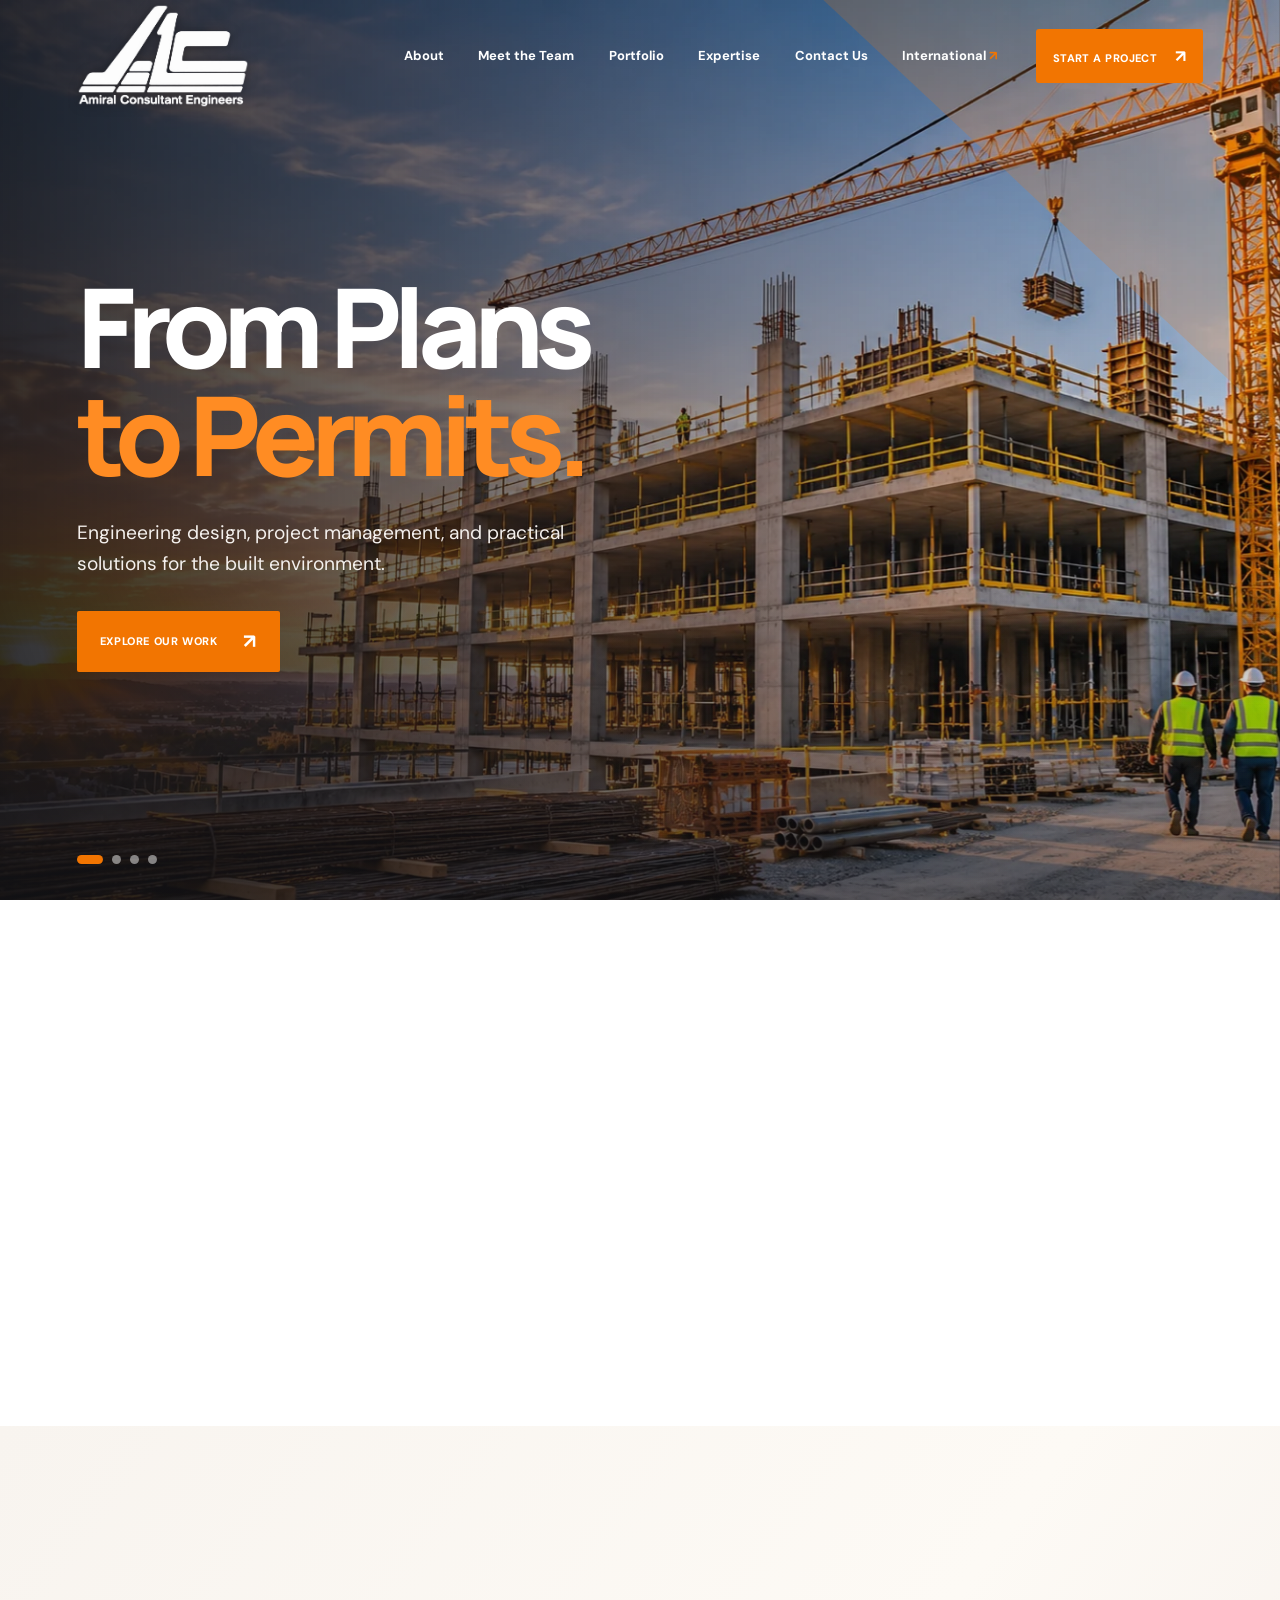
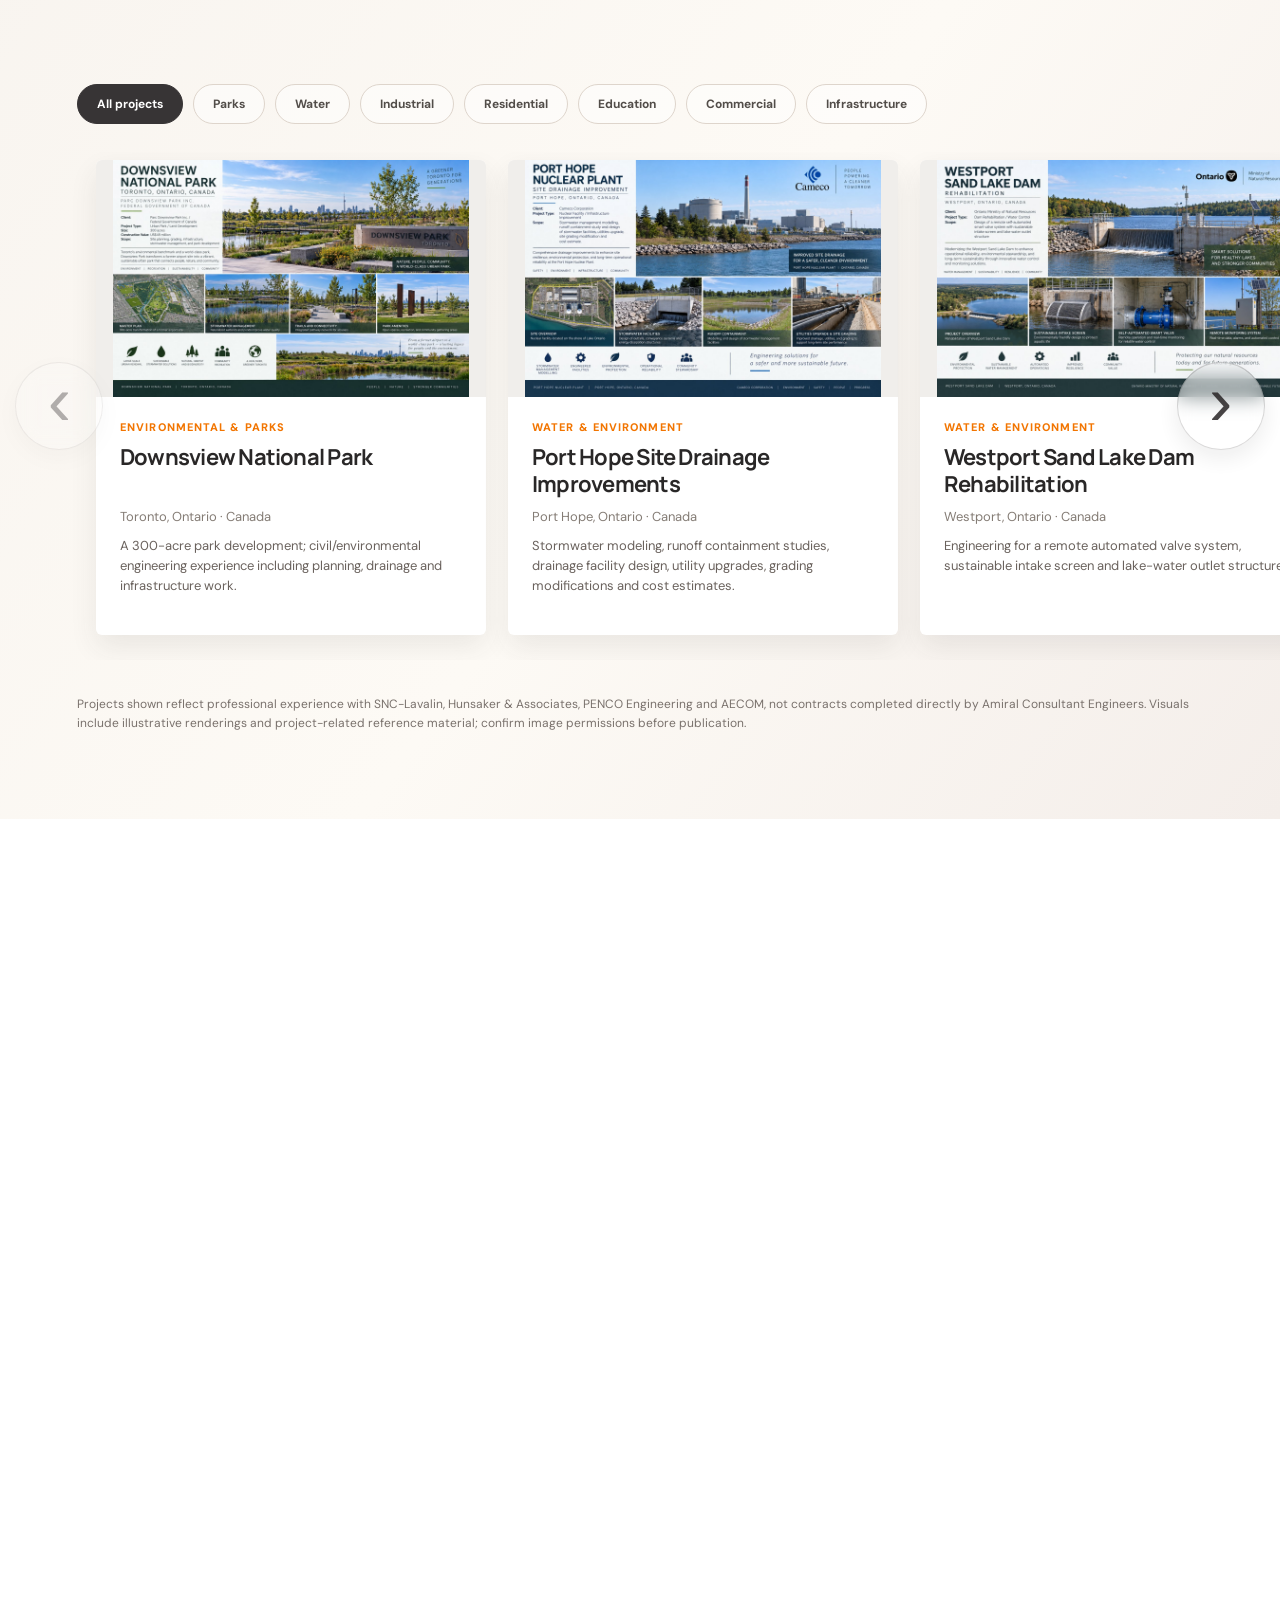
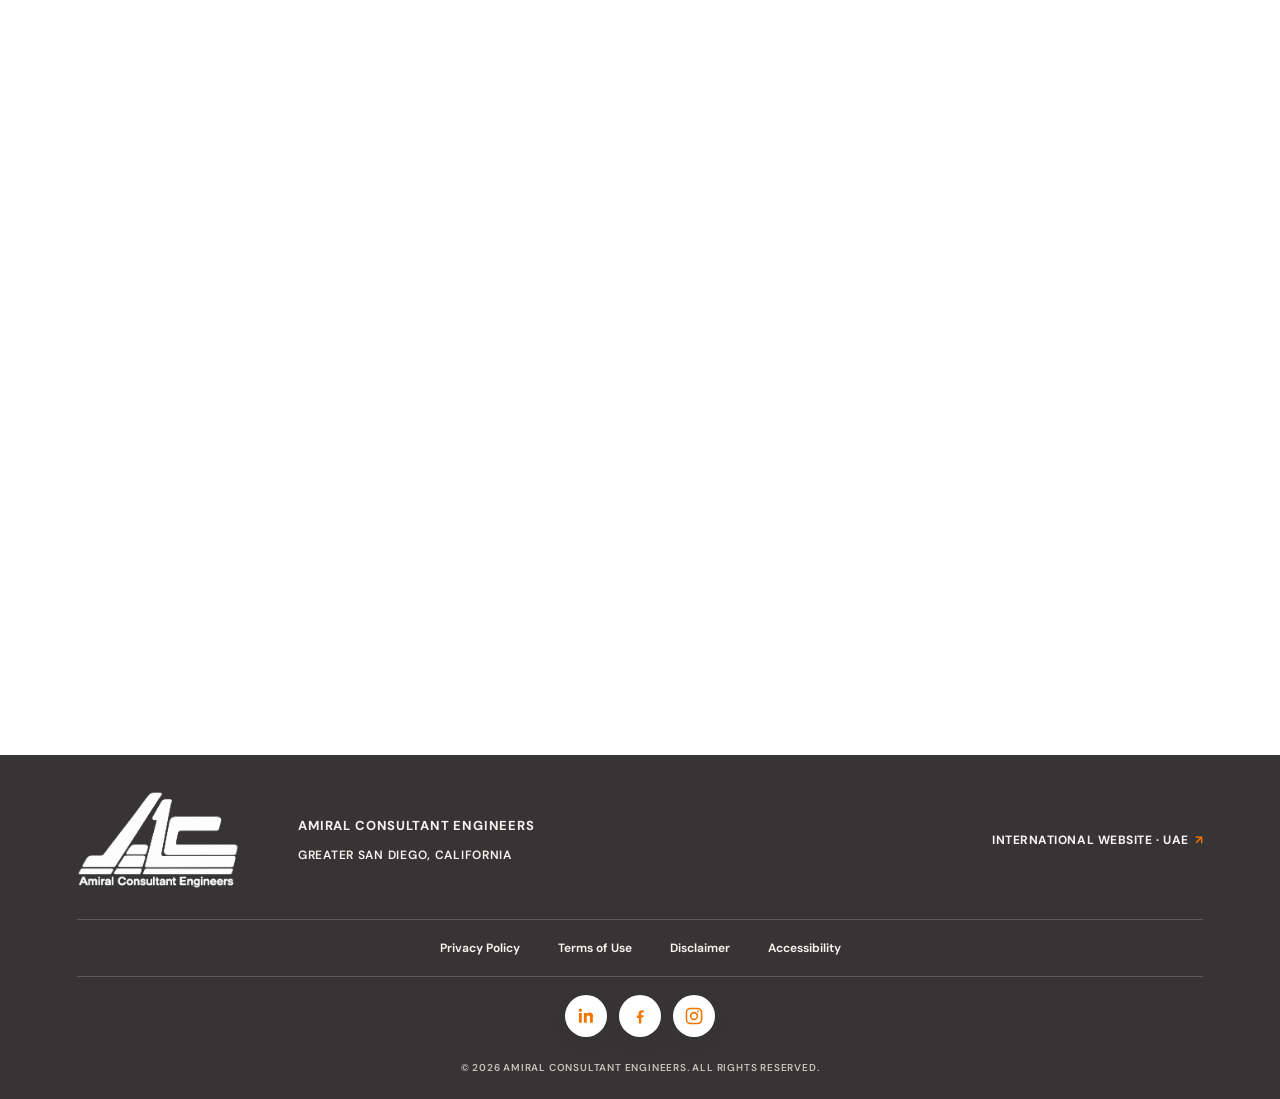
<file: index.html>
<!DOCTYPE html>

<html lang="en">
<head>
<meta charset="utf-8"/>
<meta content="width=device-width, initial-scale=1, viewport-fit=cover" name="viewport"/>
<meta content="#373435" name="theme-color"/>
<meta content="Amiral Consultant Engineers: civil engineering, project management, and permitting expertise in Greater San Diego. Explore professional project experience." name="description"/>
<title>Amiral Consultant Engineers | From Plans to Permits</title>
<link as="image" href="assets/hero-concrete.webp" rel="preload"/>
<link href="https://fonts.googleapis.com" rel="preconnect"/>
<link crossorigin="" href="https://fonts.gstatic.com" rel="preconnect"/>
<link href="https://fonts.googleapis.com/css2?family=DM+Sans:wght@400;500;600;700;800&amp;family=Manrope:wght@400;500;600;700;800&amp;display=swap" rel="stylesheet"/>
<script>
/* Homepage entry is always the hero, even after Safari tab restoration. */
(function () {
  // A deliberate navigation link from a subpage includes ?section=...
  // Let that link scroll to its target instead of forcing it to the hero.
  var requestedSection = new URLSearchParams(location.search).get('section');
  if (requestedSection && location.hash === '#' + requestedSection) {
    try { if ('scrollRestoration' in history) history.scrollRestoration = 'auto'; } catch (_) {}
    return;
  }
  try { if ('scrollRestoration' in history) history.scrollRestoration = 'manual'; } catch (_) {}
  // Clear old section anchors left by previously opened navigation links.
  // In-page menu links still work normally after the visitor enters the page.
  if (location.hash && location.hash !== '#home') {
    try { history.replaceState(history.state, '', location.pathname + location.search); } catch (_) {}
  }
  document.documentElement.classList.add('starting-at-hero');
  window.__amiralHeroStartup = true;
  window.__amiralUserScrolled = false;
  window.__amiralResetHero = function () {
    if (!window.__amiralHeroStartup || window.__amiralUserScrolled) return;
    // Assign both scrolling element and window: Safari and Chromium differ here.
    var scroller = document.scrollingElement || document.documentElement;
    if (scroller) scroller.scrollTop = 0;
    window.scrollTo(0, 0);
  };
  window.__amiralResetHero();
  // These events catch history restoration and BFCache activation.
  document.addEventListener('DOMContentLoaded', window.__amiralResetHero);
  window.addEventListener('load', window.__amiralResetHero);
  window.addEventListener('pageshow', function () {
    if (window.__amiralUserScrolled) return;
    window.__amiralHeroStartup = true;
    window.__amiralResetHero();
    requestAnimationFrame(window.__amiralResetHero);
    setTimeout(window.__amiralResetHero, 100);
    setTimeout(window.__amiralResetHero, 350);
    setTimeout(window.__amiralResetHero, 950);
  });
  document.addEventListener('visibilitychange', function () {
    if (!document.hidden && !window.__amiralUserScrolled) window.__amiralResetHero();
  });
  // Stop correcting as soon as a visitor intentionally scrolls. Touching a
  // button alone does not count as scrolling, avoiding an iOS Safari race.
  window.addEventListener('wheel', function (e) {
    if (Math.abs(e.deltaY) > 1) window.__amiralUserScrolled = true;
  }, {passive:true, capture:true});
  var touchY = null;
  window.addEventListener('touchstart', function (e) {
    touchY = e.touches && e.touches[0] ? e.touches[0].clientY : null;
  }, {passive:true, capture:true});
  window.addEventListener('touchmove', function (e) {
    if (touchY !== null && e.touches && e.touches[0] && Math.abs(e.touches[0].clientY - touchY) > 12)
      window.__amiralUserScrolled = true;
  }, {passive:true, capture:true});
  window.addEventListener('keydown', function (e) {
    if (['ArrowDown','ArrowUp','PageDown','PageUp','Home','End',' '].includes(e.key)) window.__amiralUserScrolled = true;
  }, {capture:true});
  // The bounded guard expires quickly; don't pin visitors after they interact.
  setTimeout(function () {
    window.__amiralHeroStartup = false;
    document.documentElement.classList.remove('starting-at-hero');
  }, 2100);
})();
</script>
<link href="style.css?v=20261107-team-contact-v3" rel="stylesheet"/>
</head>
<body>
<a class="skip-link" href="#main">Skip to content</a>
<header class="site-header" id="siteHeader">
<a aria-label="Amiral Consultant Engineers home" class="brand" href="#home">
<img alt="Amiral Consultant Engineers" height="987" src="assets/amiral-ace-3d.png" width="1550"/>
</a>
<nav aria-label="Main navigation" class="desktop-nav">
<a href="#about">About</a><a href="team.html">Meet the Team</a><a href="#portfolio">Portfolio</a>
<a href="#expertise">Expertise</a><a href="contact.html">Contact Us</a>

<a class="external-nav-link" href="https://amiralce.com/" target="_blank" rel="noopener noreferrer" aria-label="Visit Amiral International website, UAE (opens in a new tab)">International <span aria-hidden="true">↗</span></a>
</nav>
<a class="nav-contact" href="contact.html">START A PROJECT <span aria-hidden="true">↗</span></a>
<button aria-controls="mobileNav" aria-expanded="false" aria-label="Open menu" class="menu-toggle" type="button"><span></span><span></span><span></span></button>
<nav aria-label="Mobile navigation" class="mobile-nav" id="mobileNav" inert="">
<a href="#about">About</a><a href="team.html">Meet the Team</a><a href="#portfolio">Portfolio</a><a href="#expertise">Expertise</a><a href="contact.html">Contact Us</a>

<a class="external-nav-link" href="https://amiralce.com/" target="_blank" rel="noopener noreferrer" aria-label="Visit Amiral International website, UAE (opens in a new tab)">International Website · UAE <span aria-hidden="true">↗</span></a>
</nav>
</header>
<main id="main">
<section aria-label="Amiral engineering homepage" class="hero" id="home">
<div aria-hidden="true" class="hero-slides">
<img alt="" class="hero-slide active" fetchpriority="high" height="941" src="assets/hero-concrete.webp" width="1672"/>
<img alt="" class="hero-slide" height="941" loading="lazy" src="assets/hero-steel.webp" width="1672"/>
<img alt="" class="hero-slide" height="941" loading="lazy" src="assets/hero-bridge.webp" width="1672"/>
<img alt="" class="hero-slide" height="941" loading="lazy" src="assets/hero-infrastructure.webp" width="1672"/>
</div>
<div aria-hidden="true" class="hero-shade"></div>
<div aria-hidden="true" class="hero-angle"></div>
<div class="hero-content">
<h1>From Plans<br/><em>to Permits.</em></h1>
<p>Engineering design, project management, and practical solutions for the built environment.</p>
<a class="primary-btn" href="#portfolio">EXPLORE OUR WORK <span aria-hidden="true">↗</span></a>
</div>
<div aria-label="Hero slides" class="slide-indicators" role="group">
<button aria-current="true" aria-label="Show hero image 1" class="current" type="button"></button>
<button aria-label="Show hero image 2" type="button"></button>
<button aria-label="Show hero image 3" type="button"></button>
<button aria-label="Show hero image 4" type="button"></button>
</div>
</section>
<section class="about section-pad reveal" id="about">
<div class="about-grid">
<h2>Built on experience.<br/><em>Driven by precision.</em></h2>
<div class="about-copy">
<p>Amiral Consultant Engineers supports owners, builders and design teams through project planning, coordinated engineering and permit-focused delivery.</p>
<p>Our leadership’s professional history spans North America and the UAE, encompassing civil works, transportation, sustainable development, institutional projects and multidisciplinary programs.</p>
<a class="text-link" href="team.html">MEET THE TEAM <span aria-hidden="true">↗</span></a>
</div>
</div>
</section>
<section aria-labelledby="portfolioTitle" class="portfolio-section" id="portfolio">
<div class="section-pad portfolio-heading reveal">
<div><h2 id="portfolioTitle">Our Portfolio<span class="orange-dot">.</span></h2>
<p>Selected projects from our leadership’s professional experience across diverse sectors.</p></div>
<div class="portfolio-progress"><span id="projectCount">20 PROJECTS</span>
<div class="progress-line"><div id="progressPortfolio"></div></div>
</div>
</div>
<div aria-label="Filter projects" class="filter-bar" role="group">
<button aria-pressed="true" class="filter active" data-filter="All" type="button">All projects</button>
<button aria-pressed="false" class="filter" data-filter="Environmental &amp; Parks" type="button">Parks</button>
<button aria-pressed="false" class="filter" data-filter="Water &amp; Environment" type="button">Water</button>
<button aria-pressed="false" class="filter" data-filter="Industrial &amp; Resources" type="button">Industrial</button>
<button aria-pressed="false" class="filter" data-filter="Residential Development" type="button">Residential</button>
<button aria-pressed="false" class="filter" data-filter="Education &amp; Civic" type="button">Education</button>
<button aria-pressed="false" class="filter" data-filter="Commercial &amp; Institutional" type="button">Commercial</button>
<button aria-pressed="false" class="filter" data-filter="Transportation &amp; Infrastructure" type="button">Infrastructure</button>
</div>
<div class="portfolio-gallery" id="portfolioGallery">
  <button aria-label="Scroll portfolio left" class="side-arrow side-left" id="prevPortfolio" title="Hover to scroll left, or click" type="button"><span aria-hidden="true">‹</span></button>
  <div aria-label="Portfolio projects, scroll horizontally" class="portfolio-viewport" id="portfolioViewport" role="region" tabindex="0">
    <div class="portfolio-track" id="portfolioTrack"></div>
  </div>
  <button aria-label="Scroll portfolio right" class="side-arrow side-right" id="nextPortfolio" title="Hover to scroll right, or click" type="button"><span aria-hidden="true">›</span></button>
</div>
<p class="empty-state" hidden="" id="emptyState">No projects in this category.</p>
<p class="portfolio-disclaimer">Projects shown reflect professional experience with SNC-Lavalin, Hunsaker &amp; Associates, PENCO Engineering and AECOM, not contracts completed directly by Amiral Consultant Engineers. Visuals include illustrative renderings and project-related reference material; confirm image permissions before publication.</p>
</section>
<section class="expertise section-pad reveal" id="expertise">
<h2>Engineering that moves<br/><em>projects forward.</em></h2>
<div class="services" aria-label="Engineering services">
<article><h3>Civil &amp; Structural Engineering</h3><p>Civil infrastructure, site development, structural design and practical engineering solutions.</p></article>
<article><h3>Cement-Based Composite Design</h3><p>Material-focused engineering and design of cement-based composite systems for performance and constructability.</p></article>
<article><h3>Quality Control &amp; Project Management</h3><p>Quality-focused reviews, project oversight and coordination through design and construction.</p></article>
<article><h3>Permit &amp; Approval Support</h3><p>Engineering documentation, agency coordination and support throughout the permitting process.</p></article>
<article><h3>Sustainable Development</h3><p>Resource-conscious design, environmental infrastructure and LEED-oriented project experience.</p></article>
</div>
</section>
<section class="contact-section reveal" id="contact">
  <div class="home-contact-layout">
    <div>
      <p class="team-kicker">CONTACT US</p>
      <h2>Your project.<br/><em>Our expertise.</em></h2>
      <p>Have a project in mind, a partnership opportunity, or feedback? Send us a message through our contact page.</p>
      <a class="primary-btn" href="contact.html">CONTACT OUR TEAM <span aria-hidden="true">↗</span></a>
    </div>
    <div class="home-contact-aside" aria-hidden="true"><span>ACE</span><span>From plans to permits.</span></div>
  </div>
</section>
</main>

<footer class="site-footer refined-footer">
  <div class="footer-main-row">
    <a class="footer-brand" aria-label="Back to homepage" href="#home"><img alt="Amiral Consultant Engineers" loading="lazy" src="assets/amiral-ace-3d.png"/></a>
    <div class="footer-business"><strong>AMIRAL CONSULTANT ENGINEERS</strong><span>GREATER SAN DIEGO, CALIFORNIA</span></div>
    <a class="footer-international" href="https://amiralce.com/" target="_blank" rel="noopener noreferrer" aria-label="Visit international Amiral UAE website (opens in a new tab)">INTERNATIONAL WEBSITE · UAE <span aria-hidden="true">↗</span></a>
  </div>
  <nav class="footer-legal" aria-label="Legal and website policies">
    <a href="privacy-policy.html">Privacy Policy</a>
    <a href="terms-of-use.html">Terms of Use</a>
    <a href="engineering-disclaimer.html">Disclaimer</a>
    <a href="accessibility.html">Accessibility</a>
  </nav>

  <div class="footer-social" aria-label="Follow Amiral Consultant Engineers">
    <a aria-label="LinkedIn" href="#" title="LinkedIn">
      <svg viewBox="0 0 24 24" aria-hidden="true"><path d="M6.94 8.5H3.56V20h3.38V8.5Zm.22-3.55c0-1.08-.81-1.95-1.92-1.95S3.32 3.87 3.32 4.95s.81 1.96 1.9 1.96h.02c1.12 0 1.92-.88 1.92-1.96ZM20.68 13.03c0-3.53-1.89-5.17-4.4-5.17-2.03 0-2.94 1.12-3.45 1.9V8.5H9.45c.04.84 0 11.5 0 11.5h3.38v-6.42c0-.34.02-.68.12-.92.27-.68.88-1.38 1.91-1.38 1.35 0 1.89 1.03 1.89 2.54V20h3.38v-6.97Z" fill="currentColor"/></svg>
    </a>
    <a aria-label="Facebook" href="#" title="Facebook">
      <svg viewBox="0 0 24 24" aria-hidden="true"><path d="M13.5 21v-7.2H16l.38-2.8h-2.88V9.22c0-.81.24-1.35 1.4-1.35h1.6V5.36c-.28-.04-1.22-.12-2.32-.12-2.3 0-3.88 1.4-3.88 4v2.24H8.2v2.8h2.5V21h2.8Z" fill="currentColor"/></svg>
    </a>
    <a aria-label="Instagram" href="#" title="Instagram">
      <svg viewBox="0 0 24 24" aria-hidden="true"><path d="M7.75 2h8.5A5.75 5.75 0 0 1 22 7.75v8.5A5.75 5.75 0 0 1 16.25 22h-8.5A5.75 5.75 0 0 1 2 16.25v-8.5A5.75 5.75 0 0 1 7.75 2Zm0 1.9A3.85 3.85 0 0 0 3.9 7.75v8.5a3.85 3.85 0 0 0 3.85 3.85h8.5a3.85 3.85 0 0 0 3.85-3.85v-8.5A3.85 3.85 0 0 0 16.25 3.9h-8.5Zm8.92 1.43a1.15 1.15 0 1 1 0 2.3 1.15 1.15 0 0 1 0-2.3ZM12 7a5 5 0 1 1 0 10 5 5 0 0 1 0-10Zm0 1.9A3.1 3.1 0 1 0 12 15.1 3.1 3.1 0 0 0 12 8.9Z" fill="currentColor"/></svg>
    </a>
  </div>
  <div class="footer-bottom">© 2026 AMIRAL CONSULTANT ENGINEERS. ALL RIGHTS RESERVED.</div>
</footer>
<template id="projectCards"><article aria-label="Downsview National Park" class="project-card" data-sector="Environmental &amp; Parks">
<div class="card-image"><img alt="Downsview National Park — illustrative project visualization" decoding="async" height="1000" loading="lazy" src="assets/email07_image04.jpg" width="1500"/></div>
<div class="card-body"><p class="card-sector">Environmental &amp; Parks</p><h3>Downsview National Park</h3><p class="card-place">Toronto, Ontario · Canada</p><p class="card-description">A 300-acre park development; civil/environmental engineering experience including planning, drainage and infrastructure work.</p></div></article><article aria-label="Port Hope Site Drainage Improvements" class="project-card" data-sector="Water &amp; Environment">
<div class="card-image"><img alt="Port Hope Site Drainage Improvements — illustrative project visualization" decoding="async" height="1000" loading="lazy" src="assets/email07_image05.jpg" width="1500"/></div>
<div class="card-body"><p class="card-sector">Water &amp; Environment</p><h3>Port Hope Site Drainage Improvements</h3><p class="card-place">Port Hope, Ontario · Canada</p><p class="card-description">Stormwater modeling, runoff containment studies, drainage facility design, utility upgrades, grading modifications and cost estimates.</p></div></article><article aria-label="Westport Sand Lake Dam Rehabilitation" class="project-card" data-sector="Water &amp; Environment">
<div class="card-image"><img alt="Westport Sand Lake Dam Rehabilitation — illustrative project visualization" decoding="async" height="1000" loading="lazy" src="assets/email07_image06.jpg" width="1500"/></div>
<div class="card-body"><p class="card-sector">Water &amp; Environment</p><h3>Westport Sand Lake Dam Rehabilitation</h3><p class="card-place">Westport, Ontario · Canada</p><p class="card-description">Engineering for a remote automated valve system, sustainable intake screen and lake-water outlet structure.</p></div></article><article aria-label="Dufferin Waste Processing Plant Expansion" class="project-card" data-sector="Industrial &amp; Resources">
<div class="card-image"><img alt="Dufferin Waste Processing Plant Expansion — illustrative project visualization" decoding="async" height="1000" loading="lazy" src="assets/email07_image07.jpg" width="1500"/></div>
<div class="card-body"><p class="card-sector">Industrial &amp; Resources</p><h3>Dufferin Waste Processing Plant Expansion</h3><p class="card-place">Toronto, Ontario · Canada</p><p class="card-description">Feasibility and capital-cost studies for a mixed solid-waste recycling and organics processing plant expansion.</p></div></article><article aria-label="Refugio Gold Mine Reopening" class="project-card" data-sector="Industrial &amp; Resources">
<div class="card-image"><img alt="Refugio Gold Mine Reopening — illustrative project visualization" decoding="async" height="1000" loading="lazy" src="assets/email07_image10.jpg" width="1500"/></div>
<div class="card-body"><p class="card-sector">Industrial &amp; Resources</p><h3>Refugio Gold Mine Reopening</h3><p class="card-place">Chile</p><p class="card-description">Civil and environmental engineering experience associated with the reopening of a 40,000-tonne-per-day mining operation.</p></div></article><article aria-label="ANAVERDE Residential Development" class="project-card" data-sector="Residential Development">
<div class="card-image"><img alt="ANAVERDE Residential Development — illustrative project visualization" decoding="async" height="1000" loading="lazy" src="assets/email04_image06.jpg" width="1500"/></div>
<div class="card-body"><p class="card-sector">Residential Development</p><h3>ANAVERDE Residential Development</h3><p class="card-place">Palmdale, California</p><p class="card-description">Project management, construction document delivery, design oversight and budget control for Empire Land’s residential community.</p></div></article><article aria-label="Glendale Community College Reconstruction" class="project-card" data-sector="Education &amp; Civic">
<div class="card-image"><img alt="Glendale Community College Reconstruction — illustrative project visualization" decoding="async" height="1000" loading="lazy" src="assets/email10_image08.jpg" width="1500"/></div>
<div class="card-body"><p class="card-sector">Education &amp; Civic</p><h3>Glendale Community College Reconstruction</h3><p class="card-place">Glendale, California</p><p class="card-description">Civil engineering design and delivery support for a sustainable campus redevelopment, including grading, green areas and BMP improvements.</p></div></article><article aria-label="Tustin Center Medical Tower" class="project-card" data-sector="Commercial &amp; Institutional">
<div class="card-image"><img alt="Tustin Center Medical Tower — illustrative project visualization" decoding="async" height="1000" loading="lazy" src="assets/email10_image09.jpg" width="1500"/></div>
<div class="card-body"><p class="card-sector">Commercial &amp; Institutional</p><h3>Tustin Center Medical Tower</h3><p class="card-place">Tustin, California</p><p class="card-description">Civil project management and design coordination for a LEED Silver-certified medical office tower.</p></div></article><article aria-label="Valley Region High School #4" class="project-card" data-sector="Education &amp; Civic">
<div class="card-image"><img alt="Valley Region High School #4 — illustrative project visualization" decoding="async" height="1000" loading="lazy" src="assets/email10_image07.jpg" width="1500"/></div>
<div class="card-body"><p class="card-sector">Education &amp; Civic</p><h3>Valley Region High School #4</h3><p class="card-place">Los Angeles, California</p><p class="card-description">Civil/site works, student access and right-of-way improvements, together with roadway and drainage-related infrastructure.</p></div></article><article aria-label="Foothill Pizza Restaurant" class="project-card" data-sector="Commercial &amp; Institutional">
<div class="card-image"><img alt="Foothill Pizza Restaurant — illustrative project visualization" decoding="async" height="1000" loading="lazy" src="assets/email10_image11.jpg" width="1500"/></div>
<div class="card-body"><p class="card-sector">Commercial &amp; Institutional</p><h3>Foothill Pizza Restaurant</h3><p class="card-place">California</p><p class="card-description">Civil/site engineering experience for a sustainable restaurant development in a historic-town setting.</p></div></article><article aria-label="Cal Poly University ADA Improvements" class="project-card" data-sector="Education &amp; Civic">
<div class="card-image"><img alt="Cal Poly University ADA Improvements — illustrative project visualization" decoding="async" height="1000" loading="lazy" src="assets/email10_image12.jpg" width="1500"/></div>
<div class="card-body"><p class="card-sector">Education &amp; Civic</p><h3>Cal Poly University ADA Improvements</h3><p class="card-place">San Bernardino, California</p><p class="card-description">Redesign of student pedestrian access and site improvements to meet accessibility requirements.</p></div></article><article aria-label="Riverside Community College Athletic Field" class="project-card" data-sector="Education &amp; Civic">
<div class="card-image"><img alt="Riverside Community College Athletic Field — illustrative project visualization" decoding="async" height="1000" loading="lazy" src="assets/email06_image07.jpg" width="1500"/></div>
<div class="card-body"><p class="card-sector">Education &amp; Civic</p><h3>Riverside Community College Athletic Field</h3><p class="card-place">Riverside, California</p><p class="card-description">Civil engineering project experience associated with an artificial-turf soccer field.</p></div></article><article aria-label="Fallbrook Shopping Center Parking Addition" class="project-card" data-sector="Commercial &amp; Institutional">
<div class="card-image"><img alt="Fallbrook Shopping Center Parking Addition — illustrative project visualization" decoding="async" height="1000" loading="lazy" src="assets/email06_image08.jpg" width="1500"/></div>
<div class="card-body"><p class="card-sector">Commercial &amp; Institutional</p><h3>Fallbrook Shopping Center Parking Addition</h3><p class="card-place">California</p><p class="card-description">Reconfiguration of an existing building area to create surface vehicle parking above retained basement facilities.</p></div></article><article aria-label="The Arbours Residential Land Development" class="project-card" data-sector="Residential Development">
<div class="card-image"><img alt="The Arbours Residential Land Development — illustrative project visualization" decoding="async" height="1000" loading="lazy" src="assets/email06_image10.jpg" width="1500"/></div>
<div class="card-body"><p class="card-sector">Residential Development</p><h3>The Arbours Residential Land Development</h3><p class="card-place">Pomona, California</p><p class="card-description">Civil engineering and land development work on a residential project for Beazer Homes.</p></div></article><article aria-label="Zayed University New Campus" class="project-card" data-sector="Education &amp; Civic">
<div class="card-image"><img alt="Zayed University New Campus — illustrative project visualization" decoding="async" height="1000" loading="lazy" src="assets/email03_image05.jpg" width="1500"/></div>
<div class="card-body"><p class="card-sector">Education &amp; Civic</p><h3>Zayed University New Campus</h3><p class="card-place">Abu Dhabi, UAE</p><p class="card-description">Managed civil design package delivery, supported civil construction inquiries and coordinated university project stakeholders.</p></div></article><article aria-label="Saadiyat Island Cultural District Infrastructure" class="project-card" data-sector="Transportation &amp; Infrastructure">
<div class="card-image"><img alt="Saadiyat Island Cultural District Infrastructure — illustrative project visualization" decoding="async" height="1000" loading="lazy" src="assets/email02_image04.jpg" width="1500"/></div>
<div class="card-body"><p class="card-sector">Transportation &amp; Infrastructure</p><h3>Saadiyat Island Cultural District Infrastructure</h3><p class="card-place">Abu Dhabi, UAE</p><p class="card-description">Infrastructure and roadway design coordination for the Louvre Abu Dhabi and other planned cultural institutions, representing owner interests.</p></div></article><article aria-label="Abu Dhabi Metro Program" class="project-card" data-sector="Transportation &amp; Infrastructure">
<div class="card-image"><img alt="Abu Dhabi Metro Program — illustrative project visualization" decoding="async" height="1000" loading="lazy" src="assets/email01_image09.jpg" width="1500"/></div>
<div class="card-body"><p class="card-sector">Transportation &amp; Infrastructure</p><h3>Abu Dhabi Metro Program</h3><p class="card-place">Abu Dhabi, UAE</p><p class="card-description">Led management of program stakeholders and mandated approvals within the proposed 131-km metro network design program.</p></div></article><article aria-label="AMMROC Aerospace Facilities" class="project-card" data-sector="Industrial &amp; Resources">
<div class="card-image"><img alt="Illustrative industrial steel structure under construction, not a project photograph" decoding="async" height="850" loading="lazy" src="assets/ammroc-industrial-construction.webp" width="1400"/></div>
<div class="card-body"><p class="card-sector">Industrial &amp; Resources</p><h3>AMMROC Aerospace Facilities</h3><p class="card-place">Abu Dhabi, UAE</p><p class="card-description">Coordinated delivery of site and surrounding infrastructure assets, consultants and stakeholders for an aerospace facilities program.</p></div></article><article aria-label="Abu Dhabi Airport Midfield Terminal" class="project-card" data-sector="Transportation &amp; Infrastructure">
<div class="card-image"><img alt="Abu Dhabi Airport Midfield Terminal — illustrative project visualization" decoding="async" height="1000" loading="lazy" src="assets/email03_image06.jpg" width="1500"/></div>
<div class="card-body"><p class="card-sector">Transportation &amp; Infrastructure</p><h3>Abu Dhabi Airport Midfield Terminal</h3><p class="card-place">Abu Dhabi, UAE</p><p class="card-description">Established initial stakeholder management processes for a major airport terminal construction management program.</p></div></article><article aria-label="Abu Dhabi Government Institutional Program" class="project-card" data-sector="Commercial &amp; Institutional">
<div class="card-image"><img alt="Abu Dhabi Government Institutional Program — illustrative project visualization" decoding="async" height="1000" loading="lazy" src="assets/email01_image05.jpg" width="1500"/></div>
<div class="card-body"><p class="card-sector">Commercial &amp; Institutional</p><h3>Abu Dhabi Government Institutional Program</h3><p class="card-place">Abu Dhabi, UAE</p><p class="card-description">Oversaw consultants, contractors and delivery phases across more than five fast-track institutional projects.</p></div></article></template>
<script defer="" src="script.js?v=20261107-portfolio-one-row-v2"></script>
</body></html>
</file>
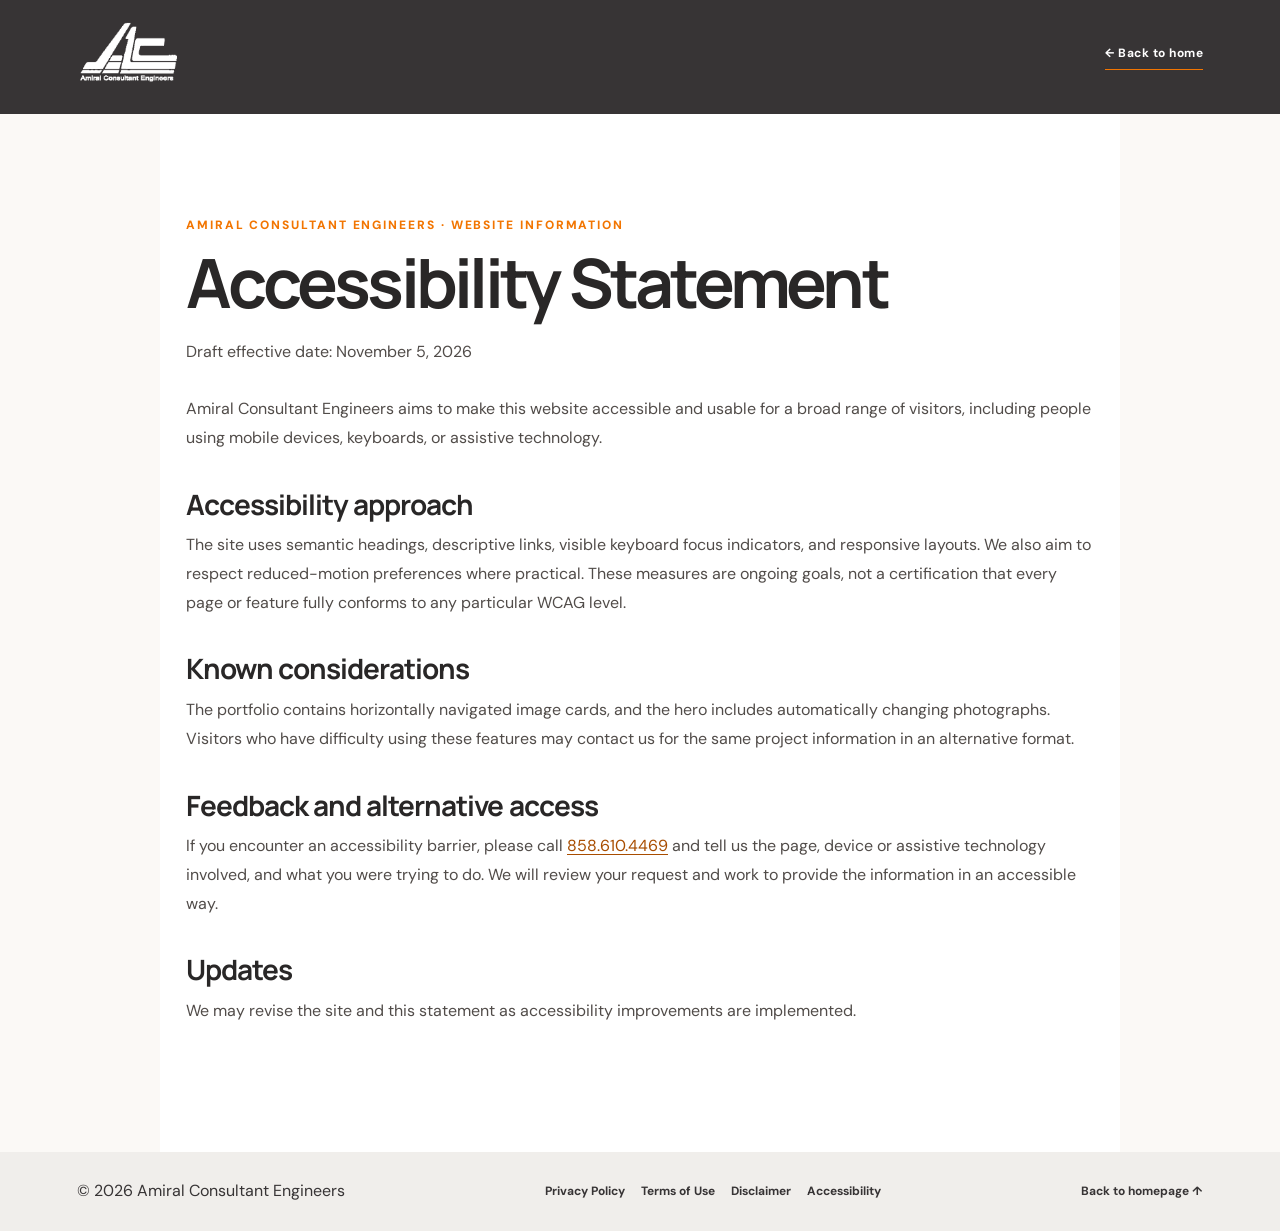
<file: accessibility.html>
<!doctype html><html lang="en"><head><meta charset="utf-8"><meta name="viewport" content="width=device-width, initial-scale=1, viewport-fit=cover"><meta name="theme-color" content="#373435"><meta name="description" content="Accessibility Statement for Amiral Consultant Engineers."><title>Accessibility Statement | Amiral Consultant Engineers</title><link rel="stylesheet" href="style.css?v=20261105-footerrev1"><link rel="preconnect" href="https://fonts.googleapis.com"><link rel="preconnect" href="https://fonts.gstatic.com" crossorigin><link href="https://fonts.googleapis.com/css2?family=DM+Sans:wght@400;500;600;700;800&amp;family=Manrope:wght@400;500;600;700;800&amp;display=swap" rel="stylesheet"></head><body class="legal-page"><a href="#legal-content" class="skip-link">Skip to content</a><header class="legal-header"><a href="index.html#home" aria-label="Amiral home"><img src="assets/logo-light.png" alt="Amiral Consultant Engineers"></a><a class="legal-home" href="index.html#home">← Back to home</a></header><main id="legal-content" class="legal-main"><div class="legal-kicker">Amiral Consultant Engineers · Website information</div><h1>Accessibility Statement</h1><p class="legal-meta">Draft effective date: November 5, 2026</p>
<p>Amiral Consultant Engineers aims to make this website accessible and usable for a broad range of visitors, including people using mobile devices, keyboards, or assistive technology.</p>
<h2>Accessibility approach</h2>
<p>The site uses semantic headings, descriptive links, visible keyboard focus indicators, and responsive layouts. We also aim to respect reduced-motion preferences where practical. These measures are ongoing goals, not a certification that every page or feature fully conforms to any particular WCAG level.</p>
<h2>Known considerations</h2>
<p>The portfolio contains horizontally navigated image cards, and the hero includes automatically changing photographs. Visitors who have difficulty using these features may contact us for the same project information in an alternative format.</p>
<h2>Feedback and alternative access</h2>
<p>If you encounter an accessibility barrier, please call <a href="tel:+18586104469">858.610.4469</a> and tell us the page, device or assistive technology involved, and what you were trying to do. We will review your request and work to provide the information in an accessible way.</p>
<h2>Updates</h2>
<p>We may revise the site and this statement as accessibility improvements are implemented.</p>
</main><footer class="legal-foot"><span>© 2026 Amiral Consultant Engineers</span><nav aria-label="Legal policies"><a href="privacy-policy.html" >Privacy Policy</a><a href="terms-of-use.html" >Terms of Use</a><a href="engineering-disclaimer.html" >Disclaimer</a><a href="accessibility.html" aria-current="page">Accessibility</a></nav><a href="index.html#home">Back to homepage ↑</a></footer></body></html>
</file>
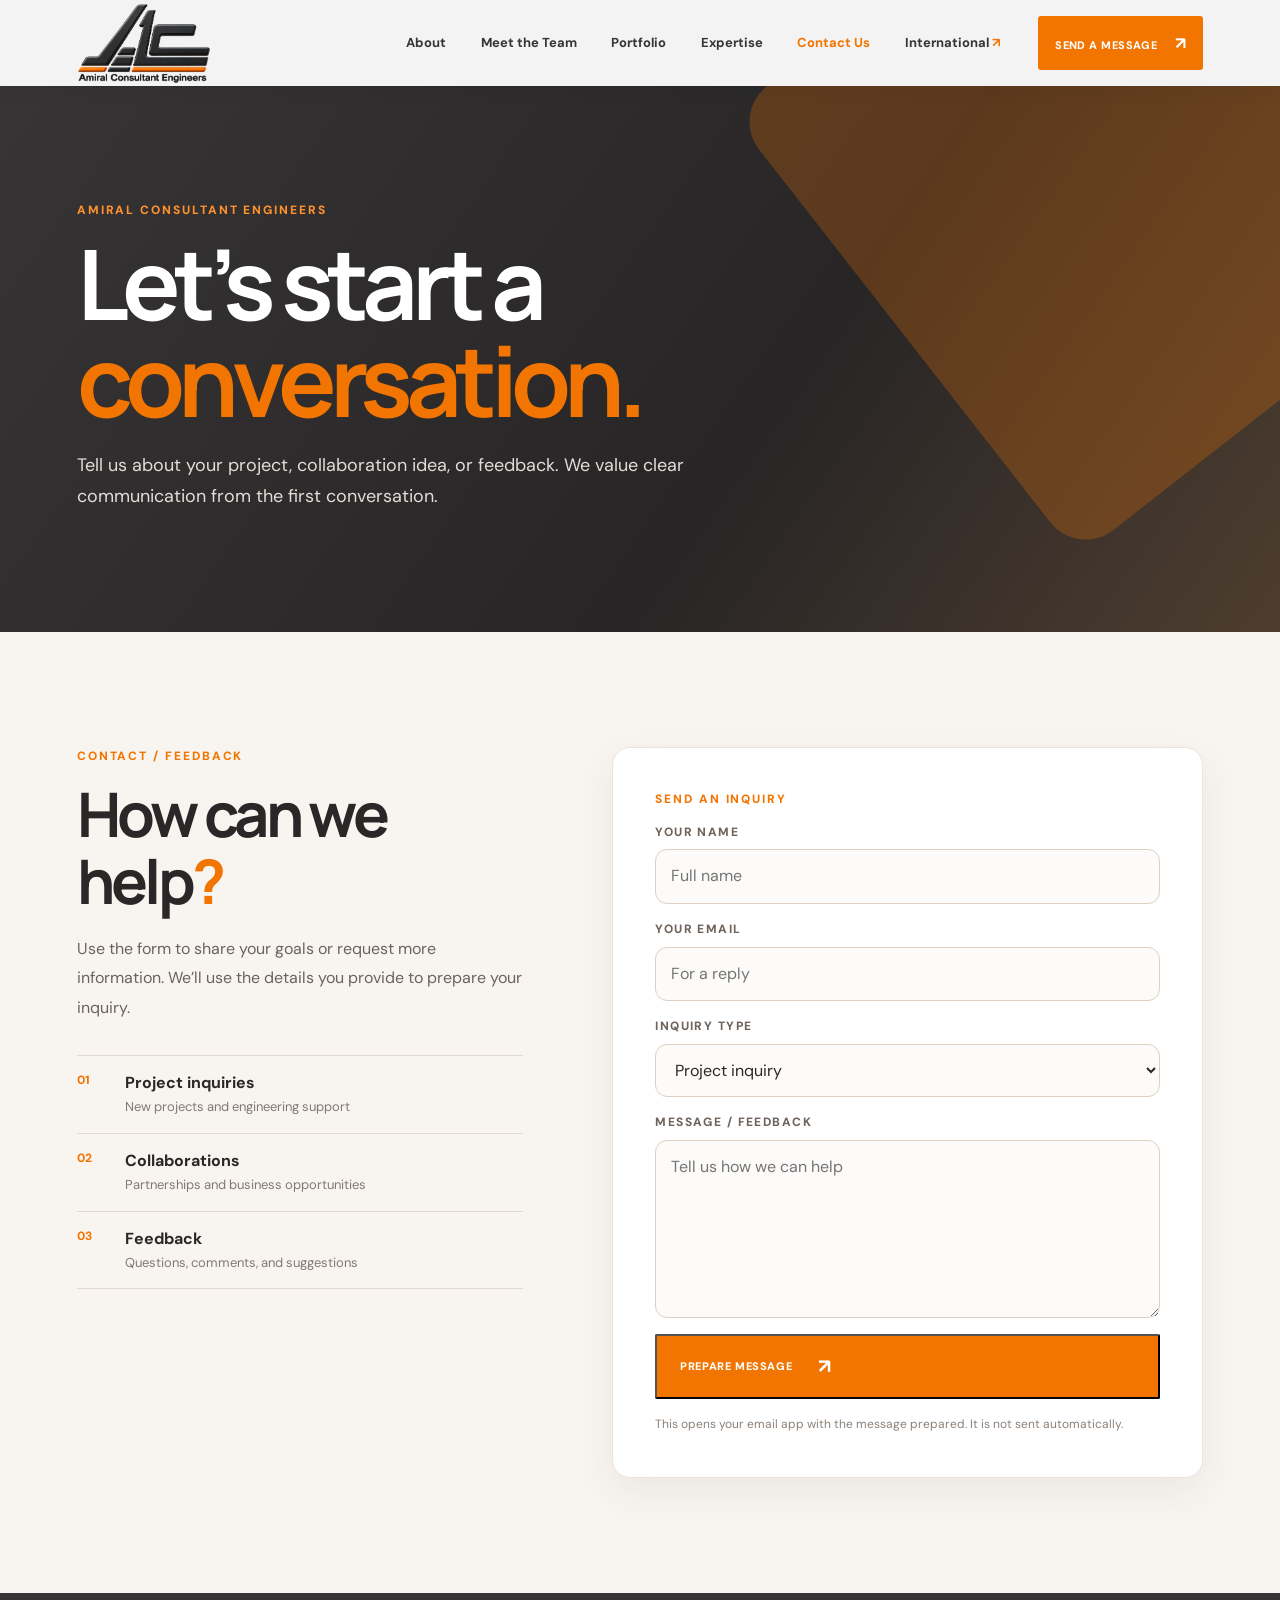
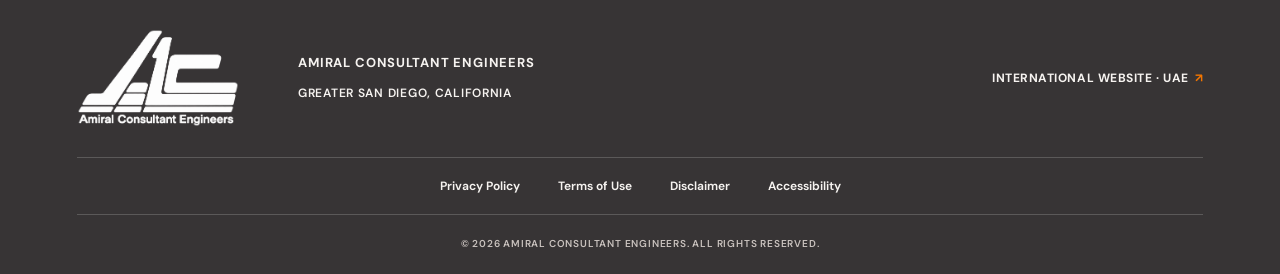
<file: contact.html>
<!DOCTYPE html>
<html lang="en">
<head>
<meta charset="utf-8"/>
<meta name="viewport" content="width=device-width, initial-scale=1, viewport-fit=cover"/>
<meta name="theme-color" content="#373435"/>
<meta name="description" content="Get in touch with Amiral Consultant Engineers for project inquiries, collaborations, or feedback."/>
<title>Contact Us | Amiral Consultant Engineers</title>
<link href="https://fonts.googleapis.com" rel="preconnect"/>
<link crossorigin href="https://fonts.gstatic.com" rel="preconnect"/>
<link href="https://fonts.googleapis.com/css2?family=DM+Sans:wght@400;500;600;700;800&amp;family=Manrope:wght@400;500;600;700;800&amp;display=swap" rel="stylesheet"/>
<link href="style.css?v=20261107-team-contact-v3" rel="stylesheet"/>
</head>
<body class="team-page-shell contact-page-shell">
<a class="skip-link" href="#contactMain">Skip to content</a>
<header class="site-header is-sticky team-header" id="subpageHeader">
  <a aria-label="Amiral Consultant Engineers home" class="brand" href="index.html#home">
    <img alt="Amiral Consultant Engineers" src="assets/amiral-ace-3d.png" width="1550" height="987"/>
  </a>
  <nav aria-label="Main navigation" class="desktop-nav">
    <a href="index.html?section=about#about">About</a>
    <a href="team.html">Meet the Team</a>
    <a href="index.html?section=portfolio#portfolio">Portfolio</a>
    <a href="index.html?section=expertise#expertise">Expertise</a>
    <a href="contact.html" aria-current="page">Contact Us</a>
    <a class="external-nav-link" href="https://amiralce.com/" target="_blank" rel="noopener noreferrer" aria-label="Visit Amiral International website, UAE (opens in a new tab)">International <span aria-hidden="true">↗</span></a>
  </nav>
  <a class="nav-contact" href="#contactForm">SEND A MESSAGE <span aria-hidden="true">↗</span></a>
  <button aria-controls="contactMobileNav" aria-expanded="false" aria-label="Open menu" class="menu-toggle" type="button"><span></span><span></span><span></span></button>
  <nav aria-label="Mobile navigation" class="mobile-nav" id="contactMobileNav" inert>
    <a href="index.html?section=about#about">About</a>
    <a href="team.html">Meet the Team</a>
    <a href="index.html?section=portfolio#portfolio">Portfolio</a>
    <a href="index.html?section=expertise#expertise">Expertise</a>
    <a href="#contactForm" aria-current="page">Contact Us</a>
    <a class="external-nav-link" href="https://amiralce.com/" target="_blank" rel="noopener noreferrer">International Website · UAE <span aria-hidden="true">↗</span></a>
  </nav>
</header>
<main id="contactMain">
  <section class="contact-page-hero">
    <div class="section-pad contact-page-hero-inner">
      <p class="team-kicker">AMIRAL CONSULTANT ENGINEERS</p>
      <h1>Let’s start a<br/><em>conversation.</em></h1>
      <p>Tell us about your project, collaboration idea, or feedback. We value clear communication from the first conversation.</p>
    </div>
  </section>
  <section class="contact-page-content section-pad" id="contactForm">
    <div class="contact-page-copy">
      <p class="team-kicker">CONTACT / FEEDBACK</p>
      <h2>How can we help<span class="orange-dot">?</span></h2>
      <p>Use the form to share your goals or request more information. We’ll use the details you provide to prepare your inquiry.</p>
      <div class="contact-topics" aria-label="Reasons to get in touch">
        <div class="contact-topic"><span aria-hidden="true">01</span><strong>Project inquiries</strong><p>New projects and engineering support</p></div>
        <div class="contact-topic"><span aria-hidden="true">02</span><strong>Collaborations</strong><p>Partnerships and business opportunities</p></div>
        <div class="contact-topic"><span aria-hidden="true">03</span><strong>Feedback</strong><p>Questions, comments, and suggestions</p></div>
      </div>
    </div>
    <div class="team-form-card contact-page-form-card">
      <p class="team-kicker">SEND AN INQUIRY</p>
      <form class="contact-form" id="feedbackForm">
        <div class="form-row"><label for="contactName">Your name</label><input id="contactName" name="name" autocomplete="name" type="text" required placeholder="Full name"/></div>
        <div class="form-row"><label for="contactEmail">Your email</label><input id="contactEmail" name="email" autocomplete="email" type="email" required placeholder="For a reply"/></div>
        <div class="form-row"><label for="contactTopic">Inquiry type</label><select id="contactTopic" name="topic" required><option value="Project inquiry">Project inquiry</option><option value="Collaboration">Collaboration</option><option value="Feedback">Feedback</option><option value="General question">General question</option></select></div>
        <div class="form-row"><label for="contactMessage">Message / feedback</label><textarea id="contactMessage" name="message" rows="6" required placeholder="Tell us how we can help"></textarea></div>
        <button class="primary-btn" type="submit">PREPARE MESSAGE <span aria-hidden="true">↗</span></button>
        <p class="form-note" id="formStatus" role="status">This opens your email app with the message prepared. It is not sent automatically.</p>
      </form>
    </div>
  </section>
</main>
<footer class="site-footer refined-footer">
  <div class="footer-main-row">
    <a class="footer-brand" aria-label="Back to homepage" href="index.html#home"><img alt="Amiral Consultant Engineers" loading="lazy" src="assets/amiral-ace-3d.png"/></a>
    <div class="footer-business"><strong>AMIRAL CONSULTANT ENGINEERS</strong><span>GREATER SAN DIEGO, CALIFORNIA</span></div>
    <a class="footer-international" href="https://amiralce.com/" target="_blank" rel="noopener noreferrer" aria-label="Visit international Amiral UAE website (opens in a new tab)">INTERNATIONAL WEBSITE · UAE <span aria-hidden="true">↗</span></a>
  </div>
  <nav class="footer-legal" aria-label="Legal and website policies">
    <a href="privacy-policy.html">Privacy Policy</a>
    <a href="terms-of-use.html">Terms of Use</a>
    <a href="engineering-disclaimer.html">Disclaimer</a>
    <a href="accessibility.html">Accessibility</a>
  </nav>
  <div class="footer-bottom">© 2026 AMIRAL CONSULTANT ENGINEERS. ALL RIGHTS RESERVED.</div>
</footer>
<script defer src="subpages.js?v=20261107-v3"></script>
</body>
</html>
</file>
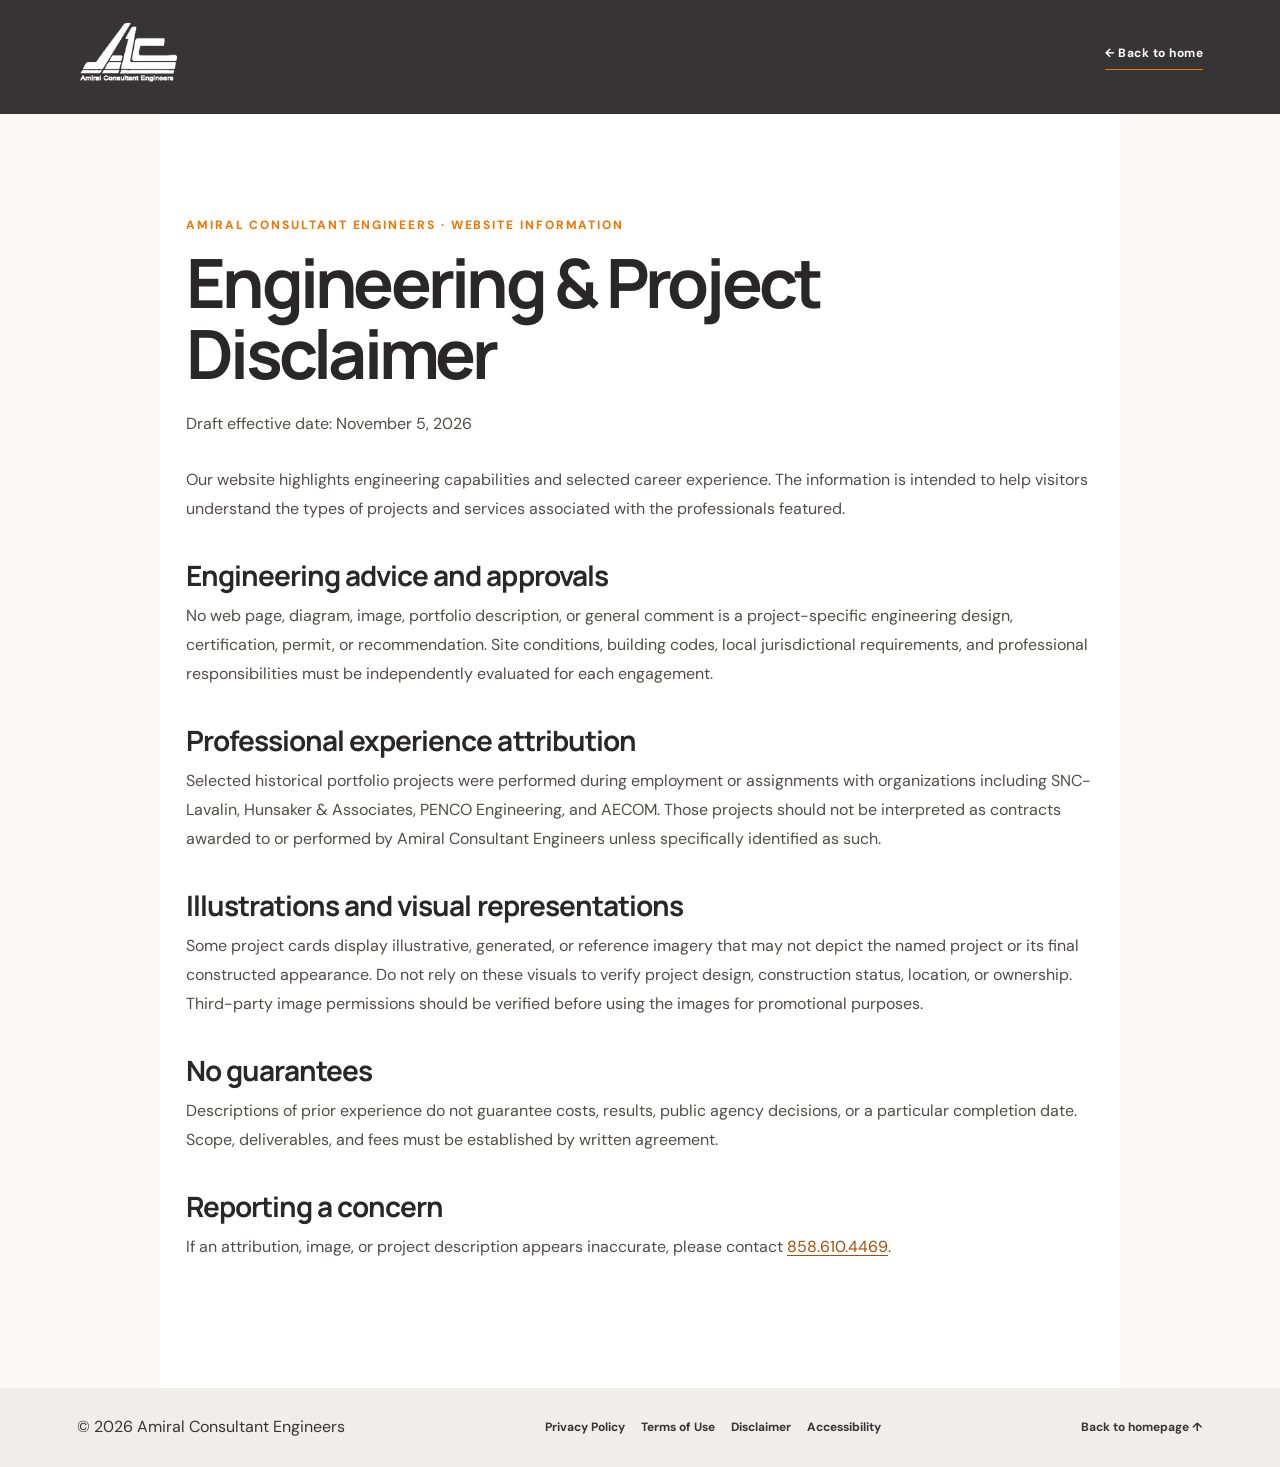
<file: engineering-disclaimer.html>
<!doctype html><html lang="en"><head><meta charset="utf-8"><meta name="viewport" content="width=device-width, initial-scale=1, viewport-fit=cover"><meta name="theme-color" content="#373435"><meta name="description" content="Engineering &amp; Project Disclaimer for Amiral Consultant Engineers."><title>Engineering &amp; Project Disclaimer | Amiral Consultant Engineers</title><link rel="stylesheet" href="style.css?v=20261105-footerrev1"><link rel="preconnect" href="https://fonts.googleapis.com"><link rel="preconnect" href="https://fonts.gstatic.com" crossorigin><link href="https://fonts.googleapis.com/css2?family=DM+Sans:wght@400;500;600;700;800&amp;family=Manrope:wght@400;500;600;700;800&amp;display=swap" rel="stylesheet"></head><body class="legal-page"><a href="#legal-content" class="skip-link">Skip to content</a><header class="legal-header"><a href="index.html#home" aria-label="Amiral home"><img src="assets/logo-light.png" alt="Amiral Consultant Engineers"></a><a class="legal-home" href="index.html#home">← Back to home</a></header><main id="legal-content" class="legal-main"><div class="legal-kicker">Amiral Consultant Engineers · Website information</div><h1>Engineering &amp; Project Disclaimer</h1><p class="legal-meta">Draft effective date: November 5, 2026</p>
<p>Our website highlights engineering capabilities and selected career experience. The information is intended to help visitors understand the types of projects and services associated with the professionals featured.</p>
<h2>Engineering advice and approvals</h2>
<p>No web page, diagram, image, portfolio description, or general comment is a project-specific engineering design, certification, permit, or recommendation. Site conditions, building codes, local jurisdictional requirements, and professional responsibilities must be independently evaluated for each engagement.</p>
<h2>Professional experience attribution</h2>
<p>Selected historical portfolio projects were performed during employment or assignments with organizations including SNC-Lavalin, Hunsaker &amp; Associates, PENCO Engineering, and AECOM. Those projects should not be interpreted as contracts awarded to or performed by Amiral Consultant Engineers unless specifically identified as such.</p>
<h2>Illustrations and visual representations</h2>
<p>Some project cards display illustrative, generated, or reference imagery that may not depict the named project or its final constructed appearance. Do not rely on these visuals to verify project design, construction status, location, or ownership. Third-party image permissions should be verified before using the images for promotional purposes.</p>
<h2>No guarantees</h2>
<p>Descriptions of prior experience do not guarantee costs, results, public agency decisions, or a particular completion date. Scope, deliverables, and fees must be established by written agreement.</p>
<h2>Reporting a concern</h2>
<p>If an attribution, image, or project description appears inaccurate, please contact <a href="tel:+18586104469">858.610.4469</a>.</p>
</main><footer class="legal-foot"><span>© 2026 Amiral Consultant Engineers</span><nav aria-label="Legal policies"><a href="privacy-policy.html" >Privacy Policy</a><a href="terms-of-use.html" >Terms of Use</a><a href="engineering-disclaimer.html" aria-current="page">Disclaimer</a><a href="accessibility.html" >Accessibility</a></nav><a href="index.html#home">Back to homepage ↑</a></footer></body></html>
</file>
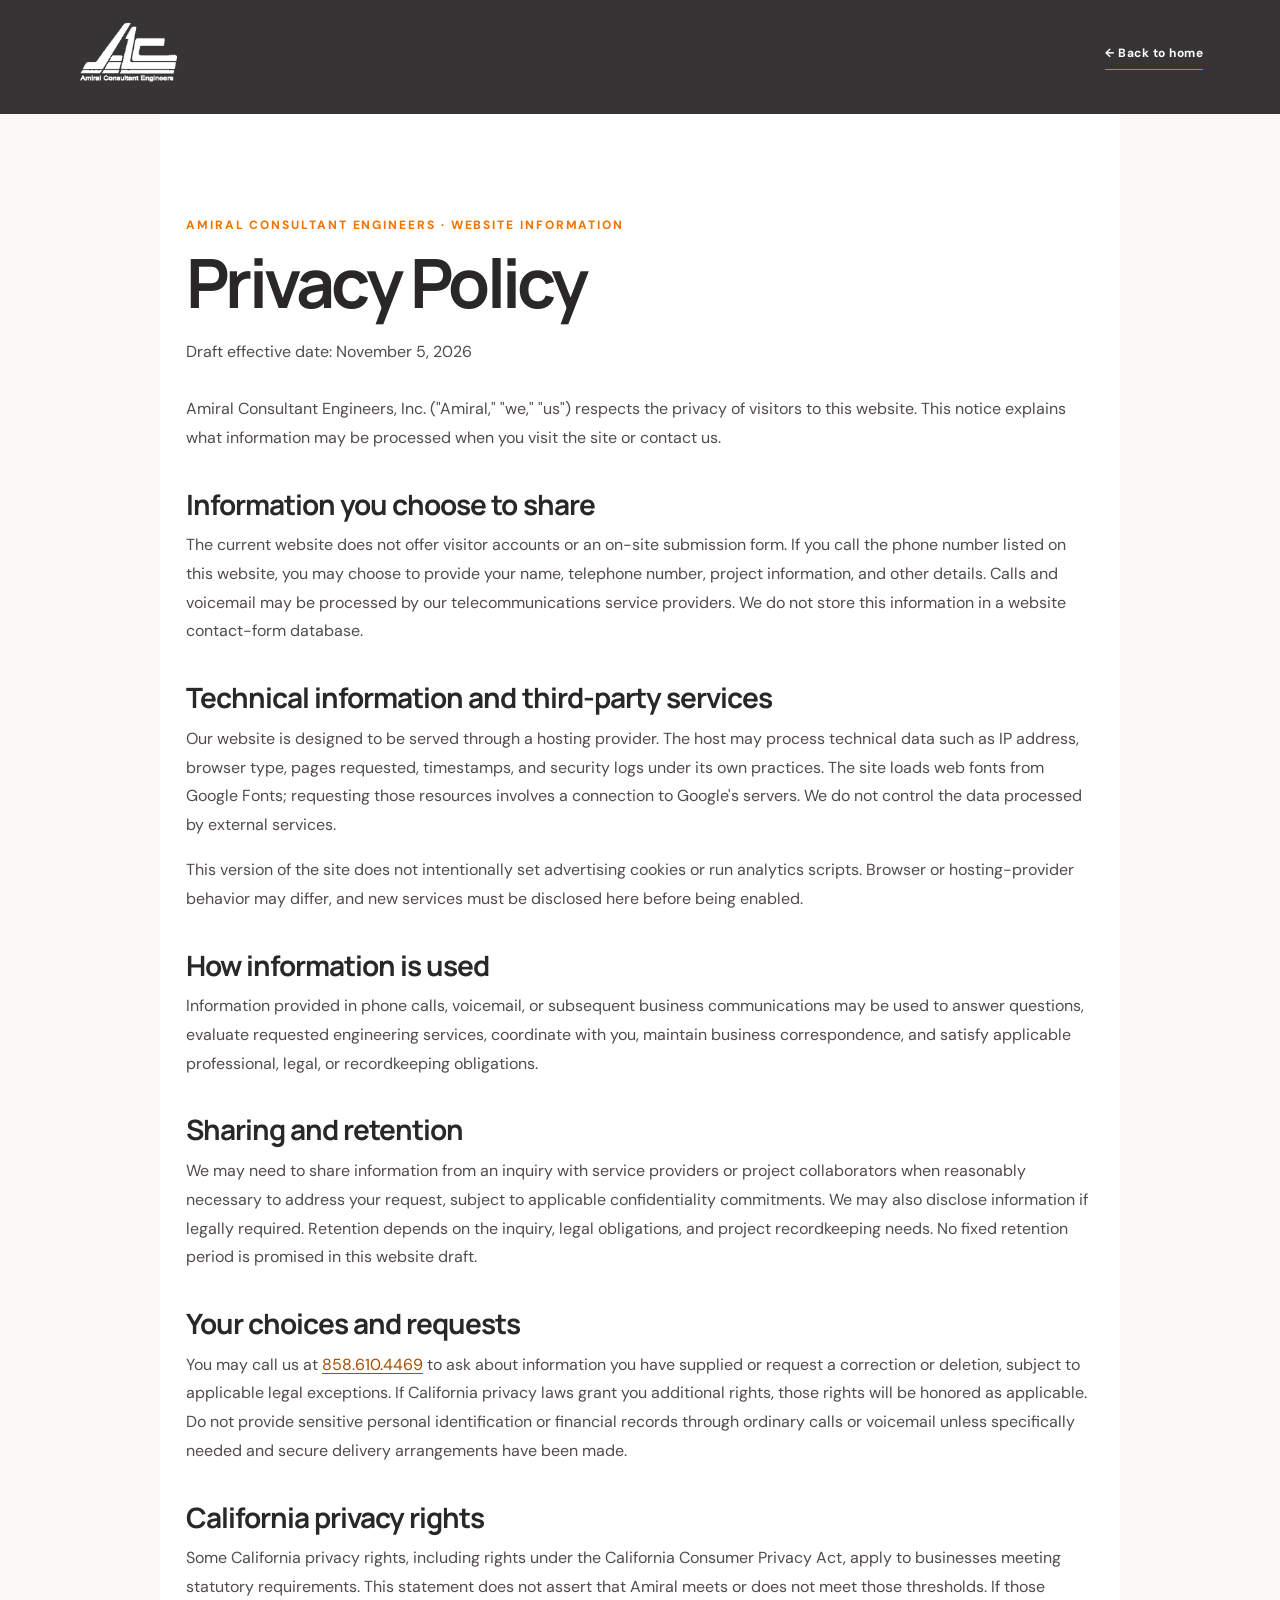
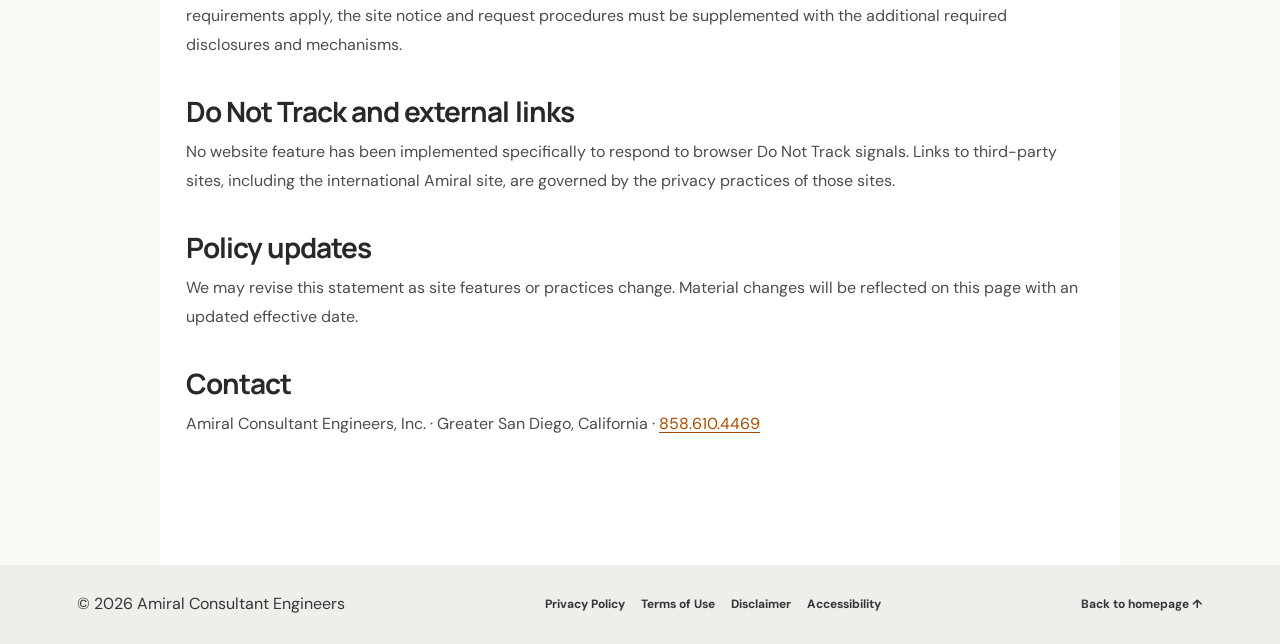
<file: privacy-policy.html>
<!doctype html><html lang="en"><head><meta charset="utf-8"><meta name="viewport" content="width=device-width, initial-scale=1, viewport-fit=cover"><meta name="theme-color" content="#373435"><meta name="description" content="Privacy Policy for Amiral Consultant Engineers."><title>Privacy Policy | Amiral Consultant Engineers</title><link rel="stylesheet" href="style.css?v=20261105-footerrev1"><link rel="preconnect" href="https://fonts.googleapis.com"><link rel="preconnect" href="https://fonts.gstatic.com" crossorigin><link href="https://fonts.googleapis.com/css2?family=DM+Sans:wght@400;500;600;700;800&amp;family=Manrope:wght@400;500;600;700;800&amp;display=swap" rel="stylesheet"></head><body class="legal-page"><a href="#legal-content" class="skip-link">Skip to content</a><header class="legal-header"><a href="index.html#home" aria-label="Amiral home"><img src="assets/logo-light.png" alt="Amiral Consultant Engineers"></a><a class="legal-home" href="index.html#home">← Back to home</a></header><main id="legal-content" class="legal-main"><div class="legal-kicker">Amiral Consultant Engineers · Website information</div><h1>Privacy Policy</h1><p class="legal-meta">Draft effective date: November 5, 2026</p>
<p>Amiral Consultant Engineers, Inc. ("Amiral," "we," "us") respects the privacy of visitors to this website. This notice explains what information may be processed when you visit the site or contact us.</p>
<h2>Information you choose to share</h2>
<p>The current website does not offer visitor accounts or an on-site submission form. If you call the phone number listed on this website, you may choose to provide your name, telephone number, project information, and other details. Calls and voicemail may be processed by our telecommunications service providers. We do not store this information in a website contact-form database.</p>
<h2>Technical information and third-party services</h2>
<p>Our website is designed to be served through a hosting provider. The host may process technical data such as IP address, browser type, pages requested, timestamps, and security logs under its own practices. The site loads web fonts from Google Fonts; requesting those resources involves a connection to Google's servers. We do not control the data processed by external services.</p>
<p>This version of the site does not intentionally set advertising cookies or run analytics scripts. Browser or hosting-provider behavior may differ, and new services must be disclosed here before being enabled.</p>
<h2>How information is used</h2>
<p>Information provided in phone calls, voicemail, or subsequent business communications may be used to answer questions, evaluate requested engineering services, coordinate with you, maintain business correspondence, and satisfy applicable professional, legal, or recordkeeping obligations.</p>
<h2>Sharing and retention</h2>
<p>We may need to share information from an inquiry with service providers or project collaborators when reasonably necessary to address your request, subject to applicable confidentiality commitments. We may also disclose information if legally required. Retention depends on the inquiry, legal obligations, and project recordkeeping needs. No fixed retention period is promised in this website draft.</p>
<h2>Your choices and requests</h2>
<p>You may call us at <a href="tel:+18586104469">858.610.4469</a> to ask about information you have supplied or request a correction or deletion, subject to applicable legal exceptions. If California privacy laws grant you additional rights, those rights will be honored as applicable. Do not provide sensitive personal identification or financial records through ordinary calls or voicemail unless specifically needed and secure delivery arrangements have been made.</p>
<h2>California privacy rights</h2>
<p>Some California privacy rights, including rights under the California Consumer Privacy Act, apply to businesses meeting statutory requirements. This statement does not assert that Amiral meets or does not meet those thresholds. If those requirements apply, the site notice and request procedures must be supplemented with the additional required disclosures and mechanisms.</p>
<h2>Do Not Track and external links</h2>
<p>No website feature has been implemented specifically to respond to browser Do Not Track signals. Links to third-party sites, including the international Amiral site, are governed by the privacy practices of those sites.</p>
<h2>Policy updates</h2>
<p>We may revise this statement as site features or practices change. Material changes will be reflected on this page with an updated effective date.</p>
<h2>Contact</h2><p>Amiral Consultant Engineers, Inc. · Greater San Diego, California · <a href="tel:+18586104469">858.610.4469</a></p>
</main><footer class="legal-foot"><span>© 2026 Amiral Consultant Engineers</span><nav aria-label="Legal policies"><a href="privacy-policy.html" aria-current="page">Privacy Policy</a><a href="terms-of-use.html" >Terms of Use</a><a href="engineering-disclaimer.html" >Disclaimer</a><a href="accessibility.html" >Accessibility</a></nav><a href="index.html#home">Back to homepage ↑</a></footer></body></html>
</file>
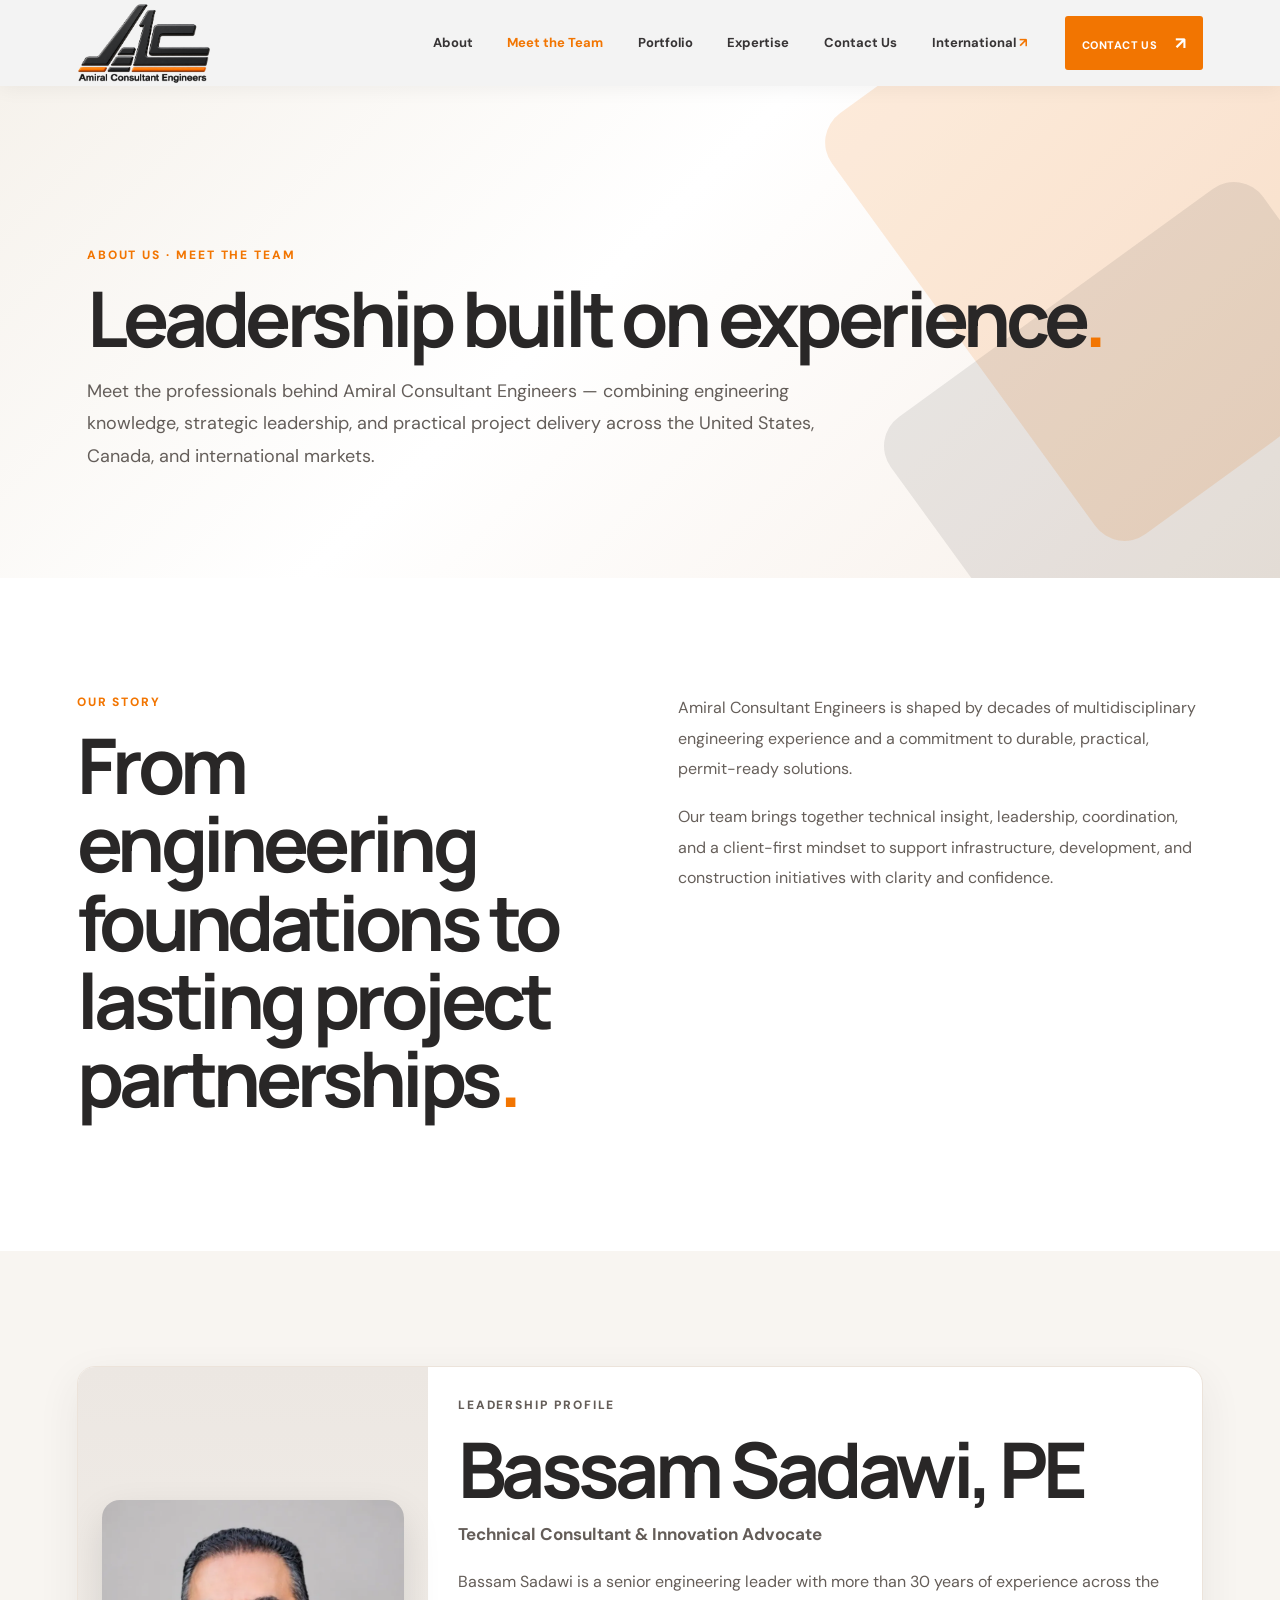
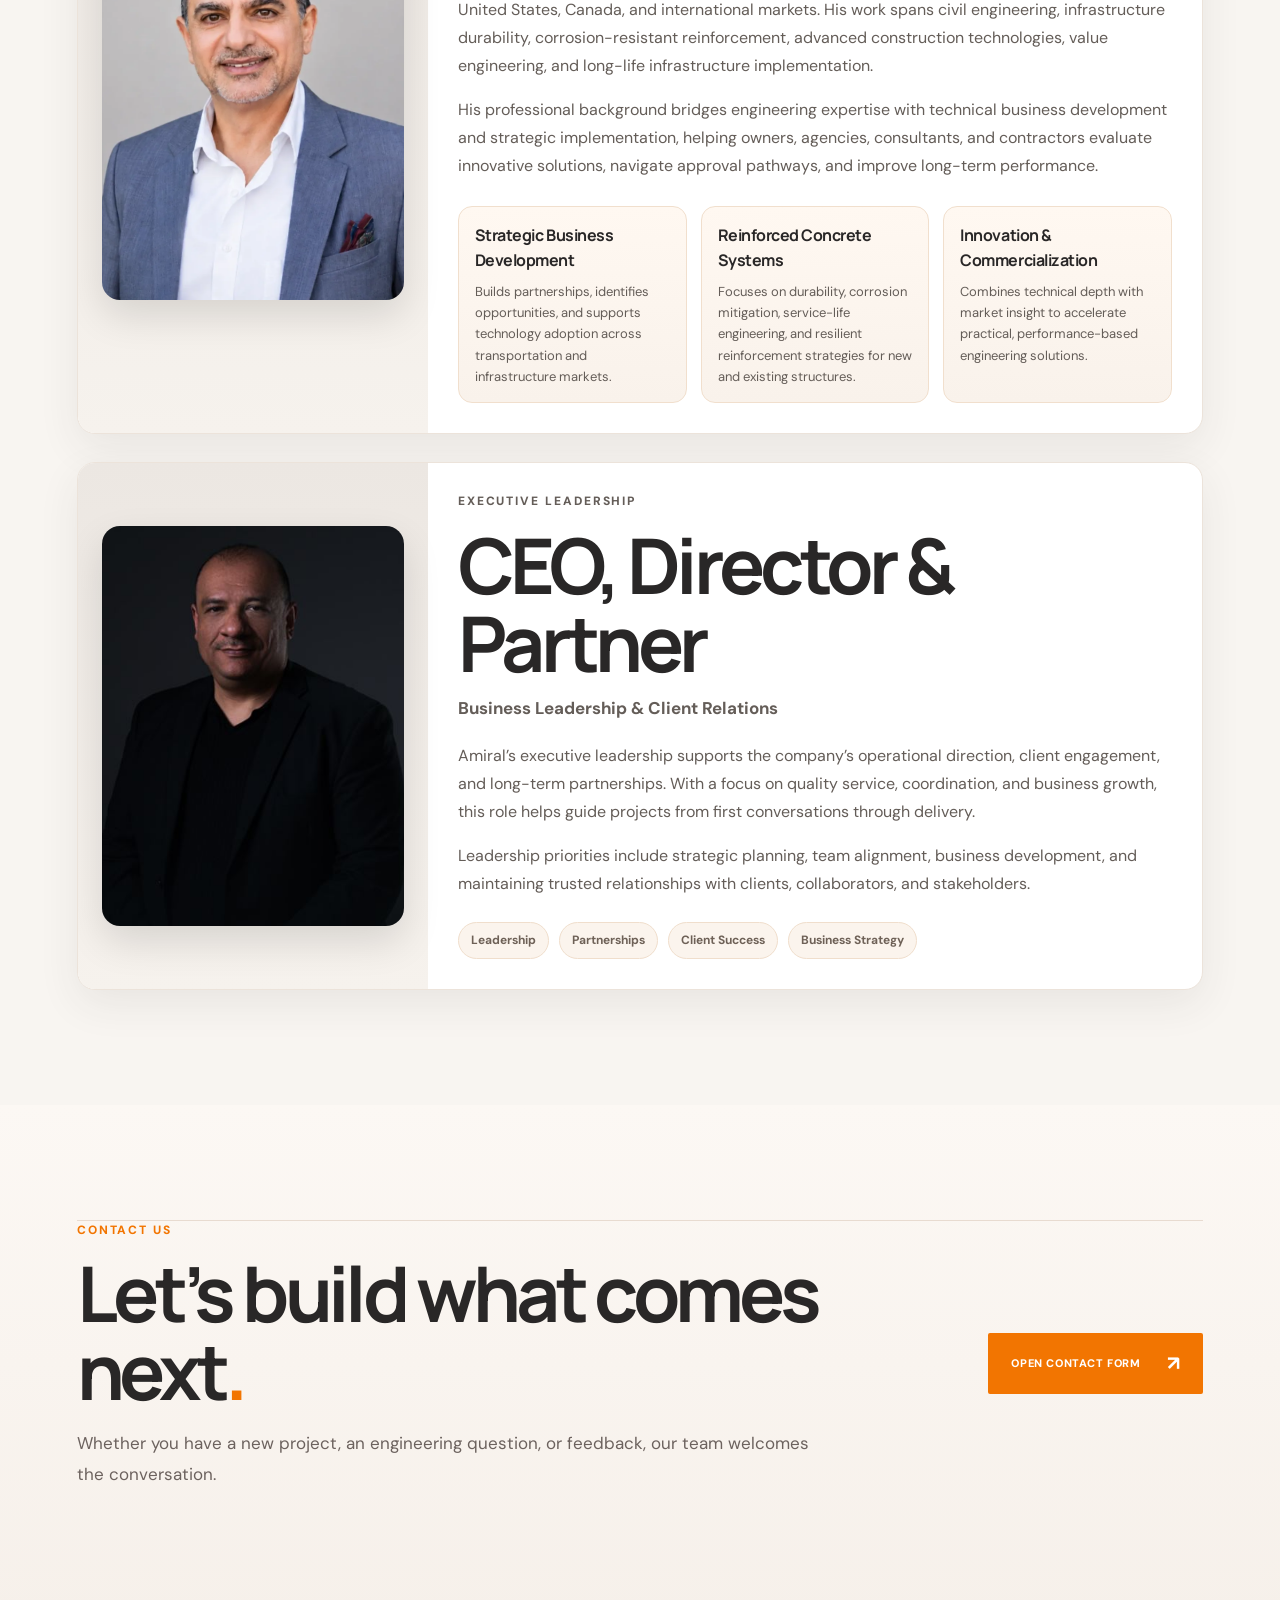
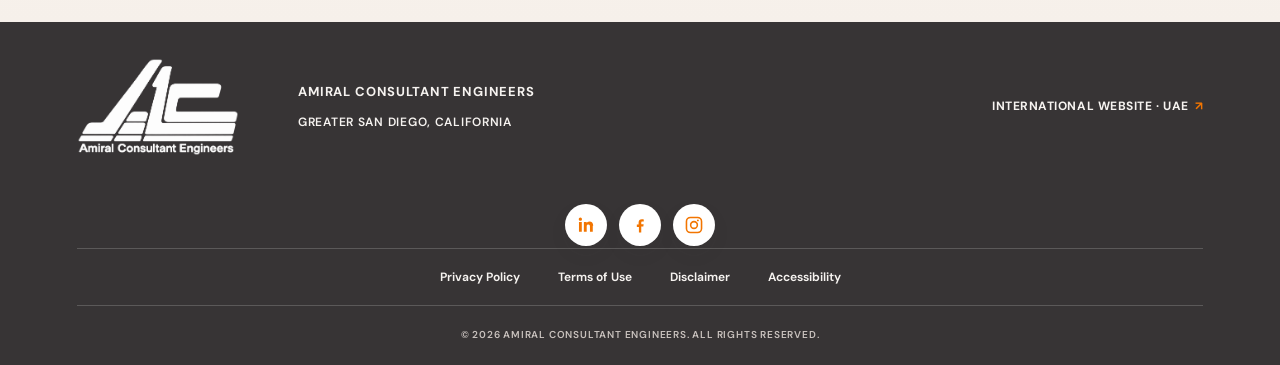
<file: team.html>
<!DOCTYPE html>
<html lang="en">
<head>
<meta charset="utf-8"/>
<meta name="viewport" content="width=device-width, initial-scale=1, viewport-fit=cover"/>
<meta name="theme-color" content="#373435"/>
<meta name="description" content="Meet the Amiral Consultant Engineers leadership team in Greater San Diego."/>
<title>Meet the Team | Amiral Consultant Engineers</title>
<link href="https://fonts.googleapis.com" rel="preconnect"/>
<link crossorigin="" href="https://fonts.gstatic.com" rel="preconnect"/>
<link href="https://fonts.googleapis.com/css2?family=DM+Sans:wght@400;500;600;700;800&family=Manrope:wght@400;500;600;700;800&display=swap" rel="stylesheet"/>
<link href="style.css?v=20261107-team-contact-v3" rel="stylesheet"/>
</head>
<body class="team-page-shell">
<a class="skip-link" href="#teamMain">Skip to content</a>
<header class="site-header is-sticky team-header" id="teamHeader">
  <a aria-label="Amiral Consultant Engineers home" class="brand" href="index.html#home">
    <img alt="Amiral Consultant Engineers" src="assets/amiral-ace-3d.png" width="1550" height="987"/>
  </a>
  <nav aria-label="Main navigation" class="desktop-nav">
    <a href="index.html?section=about#about">About</a>
    <a href="team.html" aria-current="page">Meet the Team</a>
    <a href="index.html?section=portfolio#portfolio">Portfolio</a>
    <a href="index.html?section=expertise#expertise">Expertise</a>
    <a href="contact.html">Contact Us</a>
    <a class="external-nav-link" href="https://amiralce.com/" target="_blank" rel="noopener noreferrer" aria-label="Visit Amiral International website, UAE (opens in a new tab)">International <span aria-hidden="true">↗</span></a>
  </nav>
  <a class="nav-contact" href="contact.html">CONTACT US <span aria-hidden="true">↗</span></a>
  <button aria-controls="teamMobileNav" aria-expanded="false" aria-label="Open menu" class="menu-toggle" type="button"><span></span><span></span><span></span></button>
  <nav aria-label="Mobile navigation" class="mobile-nav" id="teamMobileNav" inert>
    <a href="index.html?section=about#about">About</a>
    <a href="team.html" aria-current="page">Meet the Team</a>
    <a href="index.html?section=portfolio#portfolio">Portfolio</a>
    <a href="index.html?section=expertise#expertise">Expertise</a>
    <a href="contact.html">Contact Us</a>
    <a class="external-nav-link" href="https://amiralce.com/" target="_blank" rel="noopener noreferrer">International Website · UAE <span aria-hidden="true">↗</span></a>
  </nav>
</header>
<main id="teamMain">
  <section class="team-page-hero">
    <div class="team-hero-inner section-pad">
      <p class="team-kicker">ABOUT US · MEET THE TEAM</p>
      <h1>Leadership built on experience<span class="orange-dot">.</span></h1>
      <p class="team-hero-copy">Meet the professionals behind Amiral Consultant Engineers — combining engineering knowledge, strategic leadership, and practical project delivery across the United States, Canada, and international markets.</p>
    </div>
  </section>

  <section class="team-story section-pad">
    <div class="team-story-grid">
      <div>
        <p class="team-kicker">OUR STORY</p>
        <h2>From engineering foundations to lasting project partnerships<span class="orange-dot">.</span></h2>
      </div>
      <div class="team-story-copy">
        <p>Amiral Consultant Engineers is shaped by decades of multidisciplinary engineering experience and a commitment to durable, practical, permit-ready solutions.</p>
        <p>Our team brings together technical insight, leadership, coordination, and a client-first mindset to support infrastructure, development, and construction initiatives with clarity and confidence.</p>
      </div>
    </div>
  </section>

  <section class="team-section section-pad">
    <div class="team-grid">
      <article class="team-card featured-card">
        <div class="team-photo-wrap"><img class="team-photo" width="320" height="400" decoding="async" src="[data-uri]" alt="Portrait of Bassam Sadawi in a blue blazer"/></div>
        <div class="team-card-body">
          <p class="team-kicker">LEADERSHIP PROFILE</p>
          <h2>Bassam Sadawi, PE</h2>
          <p class="team-role">Technical Consultant &amp; Innovation Advocate</p>
          <p>Bassam Sadawi is a senior engineering leader with more than 30 years of experience across the United States, Canada, and international markets. His work spans civil engineering, infrastructure durability, corrosion-resistant reinforcement, advanced construction technologies, value engineering, and long-life infrastructure implementation.</p>
          <p>His professional background bridges engineering expertise with technical business development and strategic implementation, helping owners, agencies, consultants, and contractors evaluate innovative solutions, navigate approval pathways, and improve long-term performance.</p>
          <div class="team-highlights">
            <div class="mini-card"><h3>Strategic Business Development</h3><p>Builds partnerships, identifies opportunities, and supports technology adoption across transportation and infrastructure markets.</p></div>
            <div class="mini-card"><h3>Reinforced Concrete Systems</h3><p>Focuses on durability, corrosion mitigation, service-life engineering, and resilient reinforcement strategies for new and existing structures.</p></div>
            <div class="mini-card"><h3>Innovation &amp; Commercialization</h3><p>Combines technical depth with market insight to accelerate practical, performance-based engineering solutions.</p></div>
          </div>
        </div>
      </article>

      <article class="team-card executive-card">
        <div class="team-photo-wrap"><img class="team-photo" width="320" height="400" decoding="async" src="[data-uri]" alt="Portrait of executive partner in a black blazer"/></div>
        <div class="team-card-body">
          <p class="team-kicker">EXECUTIVE LEADERSHIP</p>
          <h2>CEO, Director &amp; Partner</h2>
          <p class="team-role">Business Leadership &amp; Client Relations</p>
          <p>Amiral’s executive leadership supports the company’s operational direction, client engagement, and long-term partnerships. With a focus on quality service, coordination, and business growth, this role helps guide projects from first conversations through delivery.</p>
          <p>Leadership priorities include strategic planning, team alignment, business development, and maintaining trusted relationships with clients, collaborators, and stakeholders.</p>
          <div class="team-badges">
            <span>Leadership</span>
            <span>Partnerships</span>
            <span>Client Success</span>
            <span>Business Strategy</span>
          </div>
        </div>
      </article>
    </div>
  </section>

  <section class="team-contact team-contact-cta section-pad" id="teamContact">
  <div class="team-contact-cta-inner">
    <div>
      <p class="team-kicker">CONTACT US</p>
      <h2>Let’s build what comes next<span class="orange-dot">.</span></h2>
      <p>Whether you have a new project, an engineering question, or feedback, our team welcomes the conversation.</p>
    </div>
    <a class="primary-btn" href="contact.html">OPEN CONTACT FORM <span aria-hidden="true">↗</span></a>
  </div>
</section>
</main>
<footer class="site-footer refined-footer">
  <div class="footer-main-row">
    <a class="footer-brand" aria-label="Back to homepage" href="index.html#home"><img alt="Amiral Consultant Engineers" loading="lazy" src="assets/amiral-ace-3d.png"/></a>
    <div class="footer-business"><strong>AMIRAL CONSULTANT ENGINEERS</strong><span>GREATER SAN DIEGO, CALIFORNIA</span></div>
    <a class="footer-international" href="https://amiralce.com/" target="_blank" rel="noopener noreferrer" aria-label="Visit international Amiral UAE website (opens in a new tab)">INTERNATIONAL WEBSITE · UAE <span aria-hidden="true">↗</span></a>
  </div>
  <div class="footer-social" aria-label="Follow Amiral Consultant Engineers">
    <a aria-label="LinkedIn" href="#" title="LinkedIn"><svg viewBox="0 0 24 24"><path d="M6.94 8.5H3.56V20h3.38V8.5Zm.22-3.55c0-1.08-.81-1.95-1.92-1.95S3.32 3.87 3.32 4.95s.81 1.96 1.9 1.96h.02c1.12 0 1.92-.88 1.92-1.96ZM20.68 13.03c0-3.53-1.89-5.17-4.4-5.17-2.03 0-2.94 1.12-3.45 1.9V8.5H9.45c.04.84 0 11.5 0 11.5h3.38v-6.42c0-.34.02-.68.12-.92.27-.68.88-1.38 1.91-1.38 1.35 0 1.89 1.03 1.89 2.54V20h3.38v-6.97Z" fill="currentColor"/></svg></a>
    <a aria-label="Facebook" href="#" title="Facebook"><svg viewBox="0 0 24 24"><path d="M13.5 21v-7.2H16l.38-2.8h-2.88V9.22c0-.81.24-1.35 1.4-1.35h1.6V5.36c-.28-.04-1.22-.12-2.32-.12-2.3 0-3.88 1.4-3.88 4v2.24H8.2v2.8h2.5V21h2.8Z" fill="currentColor"/></svg></a>
    <a aria-label="Instagram" href="#" title="Instagram"><svg viewBox="0 0 24 24"><path d="M7.75 2h8.5A5.75 5.75 0 0 1 22 7.75v8.5A5.75 5.75 0 0 1 16.25 22h-8.5A5.75 5.75 0 0 1 2 16.25v-8.5A5.75 5.75 0 0 1 7.75 2Zm0 1.9A3.85 3.85 0 0 0 3.9 7.75v8.5a3.85 3.85 0 0 0 3.85 3.85h8.5a3.85 3.85 0 0 0 3.85-3.85v-8.5A3.85 3.85 0 0 0 16.25 3.9h-8.5Zm8.92 1.43a1.15 1.15 0 1 1 0 2.3 1.15 1.15 0 0 1 0-2.3ZM12 7a5 5 0 1 1 0 10 5 5 0 0 1 0-10Zm0 1.9A3.1 3.1 0 1 0 12 15.1 3.1 3.1 0 0 0 12 8.9Z" fill="currentColor"/></svg></a>
  </div>
  <nav class="footer-legal" aria-label="Legal and website policies">
    <a href="privacy-policy.html">Privacy Policy</a>
    <a href="terms-of-use.html">Terms of Use</a>
    <a href="engineering-disclaimer.html">Disclaimer</a>
    <a href="accessibility.html">Accessibility</a>
  </nav>
  <div class="footer-bottom">© 2026 AMIRAL CONSULTANT ENGINEERS. ALL RIGHTS RESERVED.</div>
</footer>
<script defer src="subpages.js?v=20261107-v3"></script>
</body>
</html>
</file>
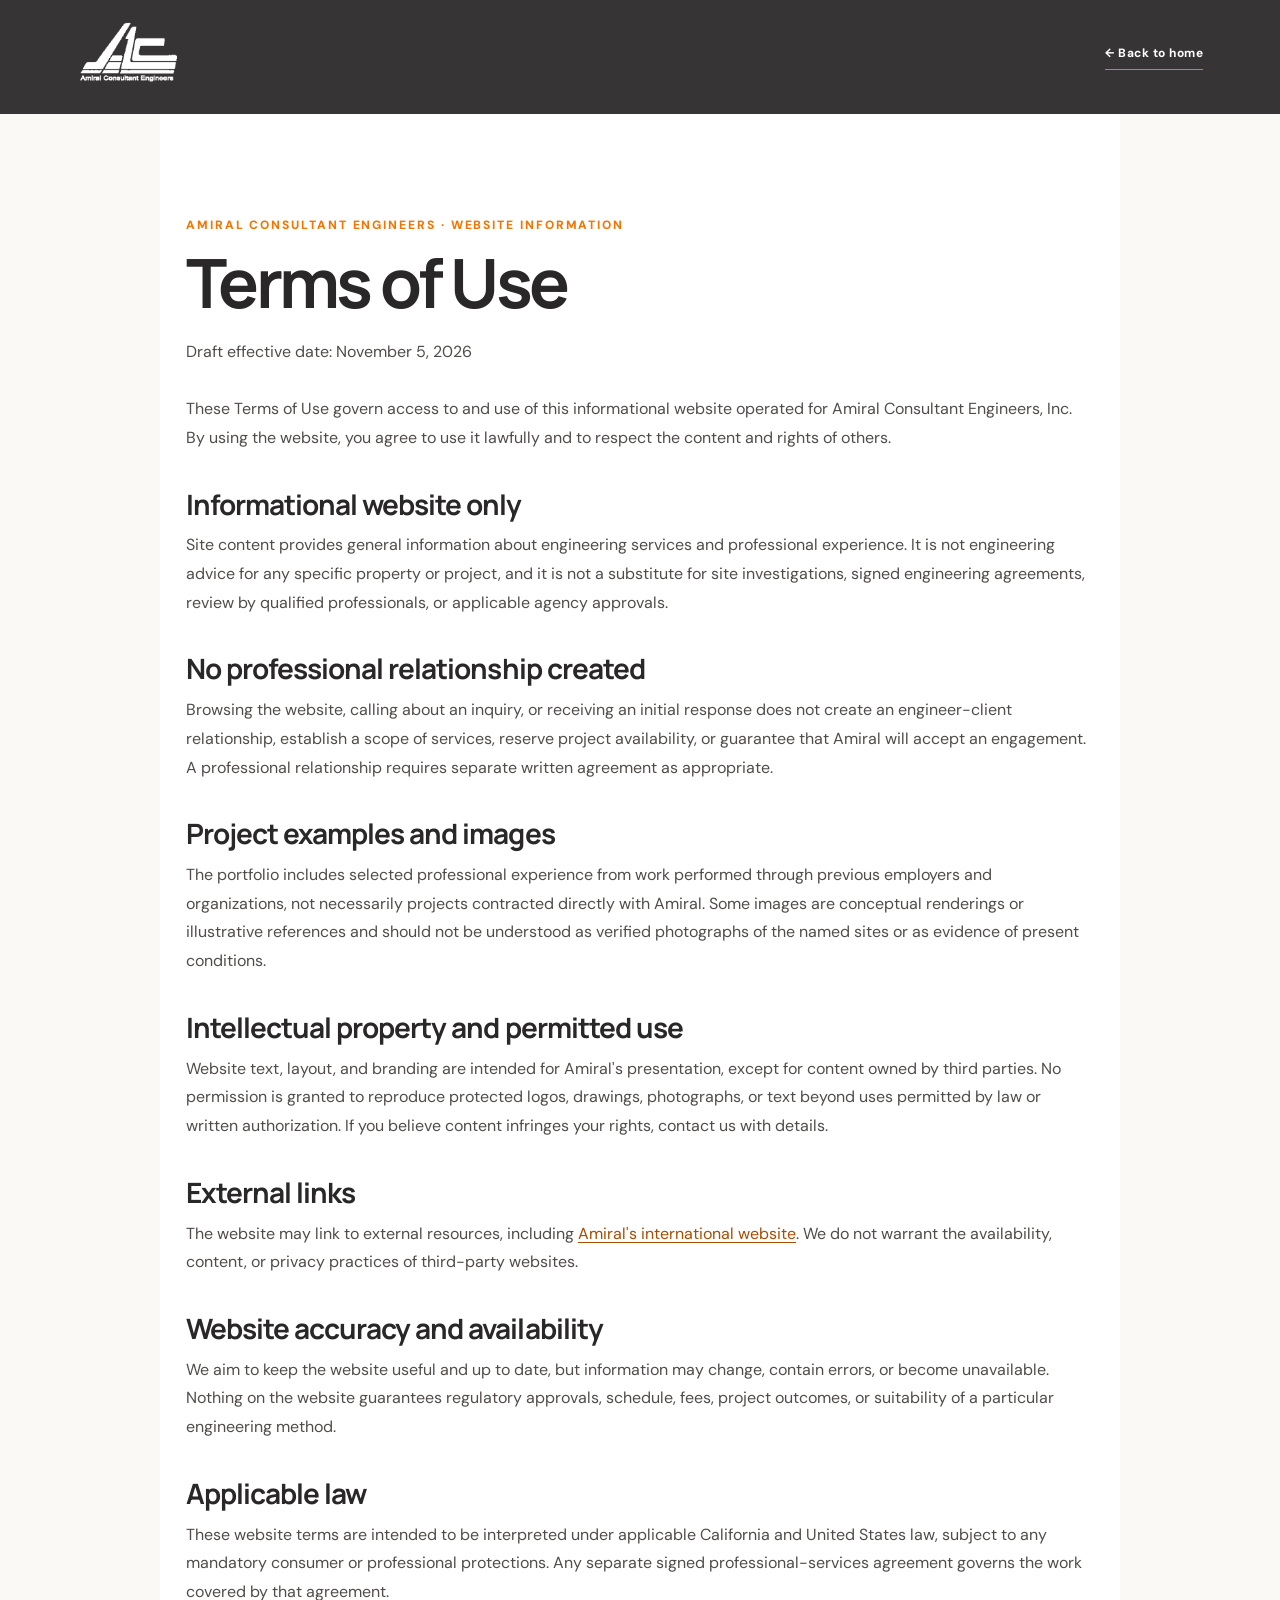
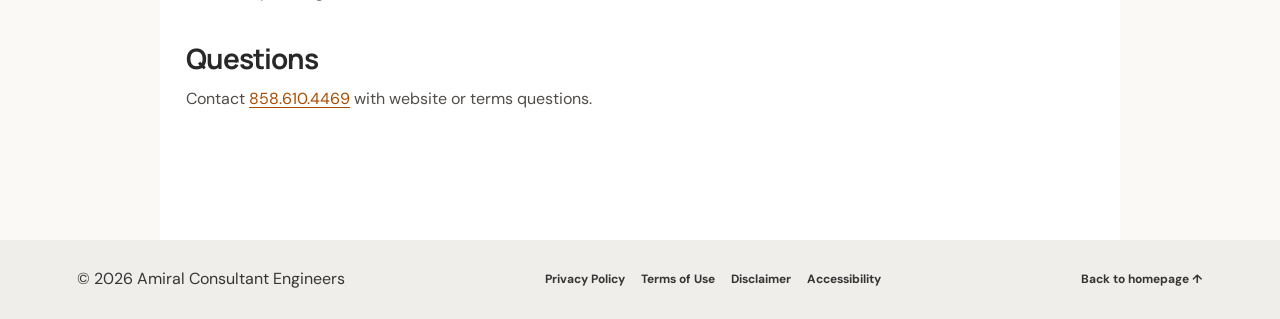
<file: terms-of-use.html>
<!doctype html><html lang="en"><head><meta charset="utf-8"><meta name="viewport" content="width=device-width, initial-scale=1, viewport-fit=cover"><meta name="theme-color" content="#373435"><meta name="description" content="Terms of Use for Amiral Consultant Engineers."><title>Terms of Use | Amiral Consultant Engineers</title><link rel="stylesheet" href="style.css?v=20261105-footerrev1"><link rel="preconnect" href="https://fonts.googleapis.com"><link rel="preconnect" href="https://fonts.gstatic.com" crossorigin><link href="https://fonts.googleapis.com/css2?family=DM+Sans:wght@400;500;600;700;800&amp;family=Manrope:wght@400;500;600;700;800&amp;display=swap" rel="stylesheet"></head><body class="legal-page"><a href="#legal-content" class="skip-link">Skip to content</a><header class="legal-header"><a href="index.html#home" aria-label="Amiral home"><img src="assets/logo-light.png" alt="Amiral Consultant Engineers"></a><a class="legal-home" href="index.html#home">← Back to home</a></header><main id="legal-content" class="legal-main"><div class="legal-kicker">Amiral Consultant Engineers · Website information</div><h1>Terms of Use</h1><p class="legal-meta">Draft effective date: November 5, 2026</p>
<p>These Terms of Use govern access to and use of this informational website operated for Amiral Consultant Engineers, Inc. By using the website, you agree to use it lawfully and to respect the content and rights of others.</p>
<h2>Informational website only</h2>
<p>Site content provides general information about engineering services and professional experience. It is not engineering advice for any specific property or project, and it is not a substitute for site investigations, signed engineering agreements, review by qualified professionals, or applicable agency approvals.</p>
<h2>No professional relationship created</h2>
<p>Browsing the website, calling about an inquiry, or receiving an initial response does not create an engineer-client relationship, establish a scope of services, reserve project availability, or guarantee that Amiral will accept an engagement. A professional relationship requires separate written agreement as appropriate.</p>
<h2>Project examples and images</h2>
<p>The portfolio includes selected professional experience from work performed through previous employers and organizations, not necessarily projects contracted directly with Amiral. Some images are conceptual renderings or illustrative references and should not be understood as verified photographs of the named sites or as evidence of present conditions.</p>
<h2>Intellectual property and permitted use</h2>
<p>Website text, layout, and branding are intended for Amiral's presentation, except for content owned by third parties. No permission is granted to reproduce protected logos, drawings, photographs, or text beyond uses permitted by law or written authorization. If you believe content infringes your rights, contact us with details.</p>
<h2>External links</h2>
<p>The website may link to external resources, including <a href="https://amiralce.com/" target="_blank" rel="noopener noreferrer">Amiral's international website</a>. We do not warrant the availability, content, or privacy practices of third-party websites.</p>
<h2>Website accuracy and availability</h2>
<p>We aim to keep the website useful and up to date, but information may change, contain errors, or become unavailable. Nothing on the website guarantees regulatory approvals, schedule, fees, project outcomes, or suitability of a particular engineering method.</p>
<h2>Applicable law</h2>
<p>These website terms are intended to be interpreted under applicable California and United States law, subject to any mandatory consumer or professional protections. Any separate signed professional-services agreement governs the work covered by that agreement.</p>
<h2>Questions</h2><p>Contact <a href="tel:+18586104469">858.610.4469</a> with website or terms questions.</p>
</main><footer class="legal-foot"><span>© 2026 Amiral Consultant Engineers</span><nav aria-label="Legal policies"><a href="privacy-policy.html" >Privacy Policy</a><a href="terms-of-use.html" aria-current="page">Terms of Use</a><a href="engineering-disclaimer.html" >Disclaimer</a><a href="accessibility.html" >Accessibility</a></nav><a href="index.html#home">Back to homepage ↑</a></footer></body></html>
</file>
<file: style.css>
/* Amiral Consultant Engineers · responsive branded portfolio */
:root{--orange:#f27501;--dark:#373435;--paper:#f8f5f1;--ink:#292727;--muted:#79716c;--gutter:clamp(22px,6vw,110px)}
*,*::before,*::after{box-sizing:border-box}
html{scroll-behavior:auto;scroll-padding-top:85px}
body{margin:0;background:#fff;color:var(--ink);font:400 16px/1.55 "DM Sans",system-ui,Arial,sans-serif;overflow-x:hidden;-webkit-font-smoothing:antialiased}
a{color:inherit;text-decoration:none}button{font:inherit}button:focus-visible,a:focus-visible,.mosaic-viewport:focus-visible{outline:3px solid var(--orange);outline-offset:3px}
[hidden]{display:none!important}.skip-link{position:fixed;top:-100px;left:12px;z-index:300;background:var(--orange);color:#fff;padding:12px}.skip-link:focus{top:10px}
.section-pad{padding:clamp(74px,9vw,135px) var(--gutter);max-width:1520px;margin:0 auto}
h1,h2,h3,p{margin-top:0}h1,h2,h3{font-family:Manrope,"DM Sans",sans-serif}h2{font-size:clamp(39px,5.3vw,76px);letter-spacing:-.06em;line-height:1.09}em{font-style:normal;color:var(--orange)}
.site-header{height:112px;position:absolute;top:0;left:0;right:0;z-index:100;padding:0 var(--gutter);display:flex;align-items:center;gap:clamp(20px,3vw,44px);color:#fff;transition:background .28s,box-shadow .28s,transform .28s}
.site-header.is-sticky{position:fixed;height:86px;background:rgba(255,255,255,.94);color:var(--dark);backdrop-filter:blur(15px);-webkit-backdrop-filter:blur(15px);box-shadow:0 2px 20px #1111110e}
.site-header.nav-hidden{transform:translateY(-115%)}
.brand{display:flex;flex:0 0 auto;width:clamp(180px,20vw,275px);height:104px;align-items:center;justify-content:flex-start;min-width:0;position:relative}
.brand img{display:block;width:100%;height:100%;object-fit:contain;object-position:left center;filter:brightness(0) invert(1) drop-shadow(0 1px 6px rgba(0,0,0,.38));transition:filter .25s}
.site-header.is-sticky .brand{height:81px;width:clamp(165px,17vw,240px)}
.site-header.is-sticky .brand img{filter:none}
.desktop-nav{display:flex;align-items:center;gap:clamp(18px,2.7vw,44px);margin-left:auto}
.desktop-nav a{font-size:13px;font-weight:700;transition:color .2s}.desktop-nav a:hover{color:var(--orange)}
.nav-contact{background:var(--orange);color:#fff;font-size:11px;font-weight:800;white-space:nowrap;padding:14px 17px;border-radius:3px;letter-spacing:.04em}.nav-contact span{font-size:17px;margin-left:14px}.nav-contact:hover,.primary-btn:hover{background:#dd6900}
.menu-toggle,.mobile-nav{display:none}
.hero{min-height:650px;height:100vh;height:100svh;position:relative;overflow:hidden;isolation:isolate;display:flex;align-items:center;background:#25272c;color:#fff}
.hero-slides{position:absolute;inset:0;z-index:-3}.hero-slide{position:absolute;inset:0;width:100%;height:100%;object-fit:cover;object-position:center;opacity:0;transform:scale(1.045);transition:opacity 1.25s ease,transform 6.5s ease;will-change:opacity}
.hero-slide.active{opacity:1;transform:scale(1)}
.hero-shade{position:absolute;inset:0;z-index:-2;background:linear-gradient(90deg,rgba(19,19,22,.86),rgba(24,22,26,.52) 45%,rgba(18,19,22,.08) 100%),linear-gradient(0deg,rgba(12,12,13,.38),transparent 35%)}
.hero-angle{position:absolute;z-index:-1;pointer-events:none;right:-15vw;top:-25vh;width:min(62vw,900px);height:93vh;transform:rotate(-32deg);border-radius:40px;background:rgba(242,117,1,.20);clip-path:polygon(32% 0,100% 0,100% 100%,60% 100%)}
.hero-content{position:relative;z-index:2;width:min(910px,100%);padding:125px var(--gutter) 80px}
.hero h1{font-size:clamp(58px,8.6vw,136px);letter-spacing:-.075em;line-height:.98;font-weight:800;margin:0 0 29px;text-wrap:balance}
.hero h1 em{color:#ff8c23}.hero-content>p{font-size:clamp(15px,1.5vw,20px);max-width:555px;color:#f4f0ed;line-height:1.6;margin-bottom:31px}
.primary-btn{display:inline-flex;align-items:center;gap:26px;background:var(--orange);color:#fff;min-height:55px;padding:15px 23px;border-radius:2px;font-size:11px;font-weight:800;letter-spacing:.055em;transition:background .2s}.primary-btn span{font-size:20px}
.slide-indicators{position:absolute;bottom:clamp(24px,4vh,46px);left:var(--gutter);display:flex;gap:9px;align-items:center;z-index:8}
.slide-indicators button{width:9px;height:9px;background:#ffffff7a;border:0;border-radius:20px;padding:0;cursor:pointer;transition:width .2s,background .2s}.slide-indicators button.current{width:26px;background:var(--orange)}
.about{background:linear-gradient(140deg,#fff 50%,#fcf7f1)}.about-grid{display:grid;grid-template-columns:1.03fr .97fr;gap:clamp(30px,7vw,110px);align-items:start}.about h2{margin-bottom:0}
.about-copy p{font-size:16px;line-height:1.85;color:#645e5a;margin-bottom:19px}.text-link{font-size:12px;font-weight:800;letter-spacing:.045em;display:inline-block;margin-top:18px;padding-bottom:8px;border-bottom:2px solid var(--orange)}.text-link span{color:var(--orange)}
.portfolio-section{background:linear-gradient(126deg,#f8f4ef 0%,#fdfaf5 54%,#f4eeea 100%);padding:0 0 85px;overflow:hidden}
.portfolio-heading{padding-bottom:26px;display:flex;gap:40px;justify-content:space-between;align-items:end}.portfolio-heading h2{margin:0 0 14px}.portfolio-heading p{max-width:650px;color:#6e6661;line-height:1.65;margin:0}.orange-dot{color:var(--orange)}
.portfolio-progress{min-width:180px;max-width:260px;width:25%;font-size:11px;font-weight:800;letter-spacing:.1em;text-align:right;color:#817a75}.progress-line{height:3px;background:#d9d0c8;margin-top:12px}.progress-line>div{height:100%;width:0;background:var(--orange);transition:width .12s linear}
.filter-bar{padding:2px var(--gutter) 28px;margin:0 auto;max-width:1520px;display:flex;gap:10px;overflow-x:auto;scrollbar-width:none}.filter-bar::-webkit-scrollbar{display:none}.filter{border:1px solid #ded5cc;border-radius:100px;background:#fff8;color:#524d49;padding:10px 19px;white-space:nowrap;font-size:12px;font-weight:700;cursor:pointer;transition:background .2s,color .2s}.filter:hover,.filter.active{background:var(--dark);border-color:var(--dark);color:#fff}
.mosaic-stage{position:relative;isolation:isolate}
.mosaic-viewport{overflow-x:auto;overflow-y:hidden;scrollbar-width:none;-ms-overflow-style:none;scroll-behavior:smooth;overscroll-behavior-inline:contain;touch-action:pan-x pan-y}
.mosaic-viewport::-webkit-scrollbar{display:none}
.mosaic-rail{display:flex;flex-direction:column;gap:18px;width:max-content;min-width:100%;padding:2px clamp(80px,7vw,126px) 18px}
.mosaic-row{display:flex;gap:18px;width:max-content;align-items:stretch;min-height:360px}.mosaic-row.bottom-row{padding-left:clamp(110px,11vw,205px)}
.project-card{--cardw:340px;flex:0 0 var(--cardw);width:var(--cardw);min-width:0;background:#fff;box-shadow:0 13px 35px rgba(55,52,53,.065);display:flex;flex-direction:column;overflow:hidden;border:0;border-radius:3px;transition:transform .25s,box-shadow .25s}
.project-card:hover{transform:translateY(-5px);box-shadow:0 17px 32px rgba(55,52,53,.13)}
.card-image{background:#eee9e3;line-height:0;overflow:hidden;display:flex;align-items:center;justify-content:center;min-height:190px}
.card-image img{display:block;width:100%;height:auto;max-height:245px;object-fit:contain;object-position:center;aspect-ratio:auto;transition:none}
.card-body{padding:19px 21px 21px;display:flex;flex-direction:column;flex:1}.card-sector{font-size:10px;font-weight:800;color:var(--orange);letter-spacing:.11em;text-transform:uppercase;margin:0 0 5px}
.card-body h3{font-size:clamp(18px,1.5vw,22px);line-height:1.2;letter-spacing:-.035em;margin:0 0 6px}.card-place{font-size:12px;color:#847c75;margin:0 0 10px}.card-description{font-size:12px;color:#6a625d;line-height:1.55;margin:0 0 13px;display:-webkit-box;-webkit-line-clamp:3;-webkit-box-orient:vertical;overflow:hidden}
.card-foot{margin-top:auto;padding-top:12px;border-top:1px solid #f0e9e1;display:flex;justify-content:space-between;gap:14px;font-size:10px;line-height:1.5}.card-foot strong{font-weight:700}.card-foot span{color:#8c837d;text-align:right}
.side-arrow{position:absolute;z-index:20;top:50%;transform:translateY(-50%);width:66px;height:80px;display:grid;place-items:center;border:1px solid rgba(55,52,53,.18);border-radius:50px;background:rgba(255,255,255,.34);backdrop-filter:blur(10px);-webkit-backdrop-filter:blur(10px);color:var(--dark);cursor:pointer;opacity:.83;box-shadow:0 4px 18px rgba(0,0,0,.08);transition:background .22s,color .22s,opacity .22s,border-color .22s}
.side-arrow span{font-size:52px;line-height:.5;margin-top:-7px;font-family:Arial,sans-serif;font-weight:300}.side-left{left:clamp(8px,1.3vw,22px)}.side-right{right:clamp(8px,1.3vw,22px)}
.side-arrow:hover,.side-arrow.is-moving{opacity:1;background:rgba(242,117,1,.72);color:#fff;border-color:rgba(242,117,1,.4)}.side-arrow:disabled{opacity:.18;cursor:default}.side-arrow:disabled:hover{background:rgba(255,255,255,.34);color:var(--dark)}
.portfolio-disclaimer{max-width:1280px;padding:0 var(--gutter);margin:35px auto 0;line-height:1.6;color:#79716c;font-size:12px}.empty-state{padding:30px var(--gutter);text-align:center;color:#776b65}
.expertise h2{margin-bottom:42px}.services{border-top:1px solid #e9e0d9}.services article{display:grid;grid-template-columns:55px minmax(220px,.8fr) 1fr;gap:25px;align-items:center;padding:28px 0;border-bottom:1px solid #e9e0d9;transition:padding .3s,background .3s}.services article:hover{padding-left:12px;background:#fbf9f7}
.services article span{font-size:12px;font-weight:800;color:var(--orange)}.services h3{font-size:19px;margin:0;letter-spacing:-.03em}.services p{margin:0;font-size:13px;color:#7c7470;line-height:1.6}
.contact-section{position:relative;overflow:hidden;isolation:isolate;background:var(--dark);color:#fff;padding:clamp(75px,8vw,140px) var(--gutter) 65px}
.contact-section h2{font-size:clamp(54px,8.4vw,118px);letter-spacing:-.07em;line-height:1.02;margin-bottom:22px}.contact-section p{font-size:17px;color:#e9dfdb}.contact-section .primary-btn{margin:21px 0 55px}
.contact-details{display:flex;gap:25px;flex-wrap:wrap;font-size:13px}.contact-details a:hover{color:#ffad55}


.site-footer{display:flex;gap:26px;justify-content:space-between;align-items:center;flex-wrap:wrap;min-height:122px;padding:20px var(--gutter);background:#f4f1ee;color:#635d59;font-size:10px;font-weight:800;letter-spacing:.09em}.site-footer img{width:142px;height:84px;object-fit:contain}
.reveal{opacity:0;transform:translateY(32px);transition:opacity .75s,transform .75s cubic-bezier(.22,1,.36,1)}.reveal.is-visible{opacity:1;transform:translateY(0)}
@media(max-width:1050px){.site-header{gap:15px}.brand{width:195px}.desktop-nav{gap:17px}.nav-contact{padding:12px 13px}.portfolio-progress{display:none}}
@media(max-width:760px){
 html{scroll-padding-top:75px}.site-header{height:87px;padding:0 19px;gap:10px}.site-header.is-sticky{height:75px}.brand{width:158px;height:82px}.site-header.is-sticky .brand{width:145px;height:72px}.desktop-nav{display:none}.nav-contact{margin-left:auto;padding:10px 11px;font-size:10px}.nav-contact span{margin-left:6px}
 .menu-toggle{display:flex;flex:0 0 42px;width:42px;height:42px;border:1px solid #ffffff66;border-radius:5px;background:rgba(0,0,0,.15);align-items:center;justify-content:center;flex-direction:column;gap:5px;cursor:pointer}.menu-toggle span{height:2px;width:19px;background:currentColor}.site-header.is-sticky .menu-toggle{background:#fff;border-color:#ddd}
 .mobile-nav{display:none;position:absolute;top:100%;left:0;right:0;background:#fff;color:var(--dark);padding:10px 25px 25px;box-shadow:0 18px 35px #0002}.mobile-nav.is-open{display:flex;flex-direction:column}.mobile-nav a{padding:12px 0;border-bottom:1px solid #eee;font-weight:700}
 .hero{min-height:560px}.hero-content{padding:125px 24px 75px}.hero h1{font-size:clamp(48px,10.7vw,78px)}.hero-content>p{font-size:15px;max-width:420px}.hero-angle{right:-35vw;width:90vw;opacity:.7}.slide-indicators{left:24px}
 .section-pad{padding:76px 25px}.about-grid{grid-template-columns:1fr;gap:22px}.about-grid h2{font-size:clamp(39px,8vw,58px)}
 .portfolio-heading{padding-bottom:24px}.portfolio-heading h2{font-size:clamp(42px,8vw,64px)}.portfolio-heading p{font-size:14px}.filter-bar{padding:0 25px 23px}
 .mosaic-rail{padding-inline:55px;gap:13px}.mosaic-row{gap:13px;min-height:310px}.mosaic-row.bottom-row{padding-left:87px}.project-card{--cardw:290px}.card-image img{max-height:205px}.card-body{padding:15px 16px}.card-description{-webkit-line-clamp:2}.side-arrow{width:43px;height:60px;top:50%;border-color:rgba(55,52,53,.13)}.side-arrow span{font-size:39px}.side-left{left:4px}.side-right{right:4px}
 .services article{grid-template-columns:40px 1fr;gap:12px}.services p{grid-column:2}.contact-section{padding:80px 25px 60px}.contact-details{flex-direction:column;gap:12px}.site-footer{padding:22px 25px}
}
@media(max-width:430px){
 .site-header{padding:0 13px}.brand{width:135px;height:77px}.site-header.is-sticky .brand{width:130px;height:67px}.nav-contact{display:none}.menu-toggle{margin-left:auto}
 .hero{min-height:545px}.hero h1{font-size:clamp(45px,12.1vw,60px)}.hero-content{padding:115px 20px 65px}.hero-content>p{font-size:14px;max-width:310px}.primary-btn{font-size:10px;padding:14px 17px;min-height:48px}.slide-indicators{left:20px}
 .mosaic-rail{padding-inline:48px}.mosaic-row.bottom-row{padding-left:70px}.mosaic-row .project-card{--cardw:256px}.card-image img{max-height:175px}.card-body h3{font-size:18px}.card-description{font-size:11px}.card-foot{font-size:9px;gap:6px}
 .side-arrow{width:37px;height:50px}.side-arrow span{font-size:34px}.filter{font-size:11px;padding:9px 13px}
}
@media(prefers-reduced-motion:reduce){*,*::before,*::after{scroll-behavior:auto!important;animation:none!important;transition-duration:.01ms!important}.reveal{opacity:1;transform:none}.hero-slide{transform:none}}

/* Revision 7: compact brick-mosaic cards, seamless sections, accessible edge arrows */
.contact-section{isolation:auto;background:#373435}
.mosaic-rail{gap:14px;padding-inline:clamp(75px,7.2vw,120px);padding-bottom:12px}
.mosaic-row{gap:14px;min-height:0;align-items:flex-start}
.mosaic-row.bottom-row{padding-left:clamp(105px,10vw,165px)}
.project-card{--cardw:285px;border-radius:4px;box-shadow:0 5px 22px rgba(55,52,53,.08)}
.project-card:hover{transform:translateY(-3px);box-shadow:0 9px 23px rgba(55,52,53,.12)}
.card-image{min-height:0;background:#f0efec}
.card-image img{width:100%;height:auto;max-height:195px;object-fit:contain}
.card-body{padding:13px 16px 16px;flex:initial}
.card-sector{font-size:9px;letter-spacing:.1em;margin-bottom:4px}
.card-body h3{font-size:clamp(16px,1.27vw,19px);line-height:1.26;margin-bottom:5px}
.card-place{font-size:11px;line-height:1.5;margin-bottom:8px}
.card-experience{font-size:10px;color:#9a8170}
.card-description{font-size:11.5px;line-height:1.5;margin:0;display:-webkit-box;-webkit-line-clamp:2;-webkit-box-orient:vertical;overflow:hidden}
.mosaic-viewport{scroll-behavior:auto}
.side-arrow{width:88px;height:88px;border-radius:50%;opacity:.92;background:rgba(255,255,255,.44);border:1px solid rgba(55,52,53,.20);box-shadow:0 8px 27px #00000016;color:#373435;touch-action:manipulation}
.side-arrow span{font-size:70px;line-height:1;margin:0 0 10px}
.side-left{left:clamp(7px,1.2vw,22px)}.side-right{right:clamp(7px,1.2vw,22px)}
.side-arrow:hover,.side-arrow.is-moving{background:rgba(242,117,1,.82);color:#fff;opacity:1;border-color:rgba(242,117,1,.7)}
.side-arrow:disabled{opacity:.38}
@media(max-width:760px){
 .mosaic-rail{padding-inline:58px;gap:12px}
 .mosaic-row{gap:12px;min-height:0}
 .mosaic-row.bottom-row{padding-left:84px}
 .project-card{--cardw:245px}
 .card-image img{max-height:168px}
 .card-body{padding:12px 13px 14px}
 .card-body h3{font-size:17px}
 .card-description{font-size:11px}
 .side-arrow{width:60px;height:65px;top:49%;border-radius:50px;background:rgba(255,255,255,.60)}
 .side-arrow span{font-size:52px;margin-bottom:7px}
 .side-left{left:3px}.side-right{right:3px}
}
@media(max-width:430px){
 .mosaic-rail{padding-inline:52px}
 .mosaic-row.bottom-row{padding-left:70px}
 .mosaic-row .project-card{--cardw:222px}
 .card-image img{max-height:148px}
 .side-arrow{width:51px;height:60px}
 .side-arrow span{font-size:47px}
}

/* Prevent dynamically inserted mosaic cards from influencing page scroll anchoring. */
.mosaic-stage,.mosaic-viewport,.mosaic-rail{overflow-anchor:none}

/* International site navigation */
.external-nav-link span,.footer-international span,.international-contact span{color:var(--orange)}
.desktop-nav .external-nav-link{white-space:nowrap}
.footer-international{white-space:nowrap;transition:color .2s}.footer-international:hover{color:var(--orange)}
@media(max-width:1090px) and (min-width:761px){.desktop-nav{gap:13px}.desktop-nav a{font-size:12px}.site-header{gap:14px}.brand{width:180px}.nav-contact{padding:12px 12px}}
@media(max-width:760px){.mobile-nav .external-nav-link{color:var(--dark)}.site-footer{gap:16px}}

/* Mobile startup + bottom-edge fix: don't permit blank white space past footer. */
html{background:#f4f1ee;overscroll-behavior-y:none;overflow-anchor:none}
body{background:#f4f1ee;overscroll-behavior-y:none;min-height:100vh;min-height:100dvh;display:flex;flex-direction:column;overflow-anchor:none}
body>main{display:block;flex:1 0 auto;background:#fff;min-width:0}
.site-footer{flex:0 0 auto;position:relative;z-index:1}
/* Avoid iOS viewport jumps when address bar expands/collapses. */
@media(max-width:760px){
 .hero{height:100svh;min-height:min(560px,100svh)}
 .portfolio-section{overflow:clip}
}

/* Cross-browser scroll and footer corrections (desktop, Android Chrome, iOS Safari). */
html { scroll-behavior:auto; scroll-padding-top:80px; overflow-x:clip; overscroll-behavior-y:none; background-color:#373435; }
body { margin:0; display:block; min-height:100%; overflow-x:clip; overflow-y:visible; overscroll-behavior-y:none; background-color:#373435; }
body > main { display:block; min-height:0; background:#fff; }
.site-footer { display:flex; position:relative; min-height:124px; background:#373435; color:#f5f2ef; padding-bottom:max(20px,env(safe-area-inset-bottom)); }
.site-footer img { filter:brightness(0) invert(1); }
.site-footer a:hover { color:#ff9b42; }
/* This container is horizontally scrollable but must never be a vertical page anchor. */
.mosaic-stage, .mosaic-viewport, .mosaic-rail, .mosaic-row { overflow-anchor:none; }
/* On narrow mobile browsers the visible viewport changes when address bars hide. */
@supports (height: 100svh) { .hero { height:100svh; } }
@media(max-width:760px) {
  html, body { width:100%; max-width:100%; }
  .hero { min-height: min(545px, 100svh); }
  .site-footer { padding-bottom:max(25px,env(safe-area-inset-bottom)); }
}

/* Hero entry safety: avoid browser scroll anchoring and focus restoration. */
html, body, main { overflow-anchor: none; }
html.starting-at-hero { scroll-behavior: auto !important; }
.hero { scroll-margin-top: 0; }
@media (max-width:760px) {
  html, body { overscroll-behavior-x: none; }
  .hero { height: 100svh; }
}

/* Legal page navigation and typography */
.footer-legal{display:flex;gap:12px 22px;flex-wrap:wrap;align-items:center;width:100%;justify-content:center;border-top:1px solid rgba(55,52,53,.16);padding:22px var(--gutter) 10px;margin-top:12px}
.footer-legal a{font-size:12px;font-weight:700;letter-spacing:.02em;text-decoration:underline;text-underline-offset:4px}
.footer-legal a:hover{color:var(--orange)}
.legal-page{background:#fbf9f6;color:var(--ink)}
.legal-header{display:flex;align-items:center;justify-content:space-between;gap:20px;padding:18px var(--gutter);background:var(--dark);color:white}
.legal-header img{width:clamp(160px,21vw,240px);height:70px;object-fit:contain;object-position:left center;filter:brightness(0) invert(1)}
.legal-header a.legal-home{font-size:12px;font-weight:700;letter-spacing:.04em;border-bottom:1px solid var(--orange);padding-bottom:6px}
.legal-main{max-width:960px;margin:auto;padding:clamp(55px,8vw,110px) 26px 110px}
.legal-kicker{color:var(--orange);font-size:12px;font-weight:800;letter-spacing:.16em;text-transform:uppercase}
.legal-main h1{font-family:Manrope,sans-serif;font-size:clamp(40px,6vw,68px);line-height:1.05;letter-spacing:-.055em;margin:12px 0 20px}
.legal-main h2{font-size:clamp(20px,2.5vw,28px);letter-spacing:-.035em;margin:36px 0 12px}
.legal-main p,.legal-main li{line-height:1.8;color:#514c49;font-size:16px}
.legal-main li{margin-bottom:6px}
.legal-main a:not(.legal-home){color:#a84d00;text-decoration:underline;text-underline-offset:3px}
.legal-meta{color:#77706c;font-size:13px;margin-bottom:28px}
.legal-note{background:#fff4e6;border-left:4px solid var(--orange);padding:16px 20px;margin:30px 0}
.legal-note p{margin:0}
.legal-foot{background:#f0eeeb;color:var(--dark);padding:27px var(--gutter);display:flex;gap:16px 26px;flex-wrap:wrap;align-items:center;justify-content:space-between}
.legal-foot nav{display:flex;gap:16px;flex-wrap:wrap}.legal-foot a{font-size:12px;font-weight:700}.legal-foot a:hover{color:var(--orange)}
@media(max-width:650px){.legal-header{padding:14px 20px}.legal-header img{height:54px;width:160px}.legal-main{padding:55px 22px 75px}.legal-main p,.legal-main li{font-size:15px}.footer-legal{justify-content:flex-start}}


/* Footer refresh: one UAE link, one uninterrupted policy row, phone-only contact */
.site-footer.refined-footer {
  display:block;
  min-height:0;
  width:100%;
  padding:36px var(--gutter) max(23px, env(safe-area-inset-bottom));
  background:#373435;
  color:#f6f3f0;
  letter-spacing:0;
}
.refined-footer .footer-main-row {
  display:grid;
  grid-template-columns:170px minmax(0,1fr) auto;
  align-items:center;
  gap:clamp(22px,4vw,64px);
  width:100%;
  padding-bottom:30px;
}
.refined-footer .footer-brand {display:block;width:170px;max-width:100%;}
.refined-footer .footer-brand img {
  display:block;
  width:100%;
  max-height:98px;
  height:auto;
  object-fit:contain;
  object-position:left center;
  filter:brightness(0) invert(1);
}
.refined-footer .footer-business {
  display:flex;
  flex-direction:column;
  gap:10px;
  font-size:12px;
  font-weight:600;
  letter-spacing:.06em;
}
.refined-footer .footer-business strong{font-size:13px;letter-spacing:.065em;}
.refined-footer .footer-international {
  display:inline-flex;
  align-items:center;
  gap:6px;
  font-size:12px;
  font-weight:700;
  letter-spacing:.045em;
  white-space:nowrap;
}
.refined-footer .footer-legal {
  display:flex;
  flex-wrap:nowrap;
  align-items:center;
  justify-content:center;
  width:100%;
  padding:19px 0;
  margin:0;
  gap:clamp(14px,3vw,38px);
  border-top:1px solid rgba(255,255,255,.18);
  border-bottom:1px solid rgba(255,255,255,.18);
  overflow-x:auto;
  scrollbar-width:none;
  -webkit-overflow-scrolling:touch;
  white-space:nowrap;
}
.refined-footer .footer-legal::-webkit-scrollbar{display:none;}
.refined-footer .footer-legal a {
  display:inline-block;
  flex:none;
  font-size:12px;
  color:#f6f3f0;
  font-weight:650;
  line-height:1.5;
  letter-spacing:0;
  text-decoration:none;
}
.refined-footer .footer-legal a:hover,
.refined-footer .footer-legal a:focus-visible{color:#ff9b42;}
.refined-footer .footer-bottom {
  text-align:center;
  margin:0;
  padding:21px 0 0;
  font-size:10px;
  font-weight:600;
  letter-spacing:.08em;
  color:#c9c2be;
}
.contact-details {font-size:16px;font-weight:650;}
.contact-details a {text-decoration:underline;text-decoration-color:rgba(255,255,255,.4);text-underline-offset:5px;}
.legal-foot nav {flex-wrap:nowrap;white-space:nowrap;gap:clamp(8px,2vw,16px);}
.legal-foot nav a {font-size:clamp(10px,1.6vw,12px);}
@media(max-width:760px){
  .site-footer.refined-footer {padding:29px 22px max(24px, env(safe-area-inset-bottom));}
  .refined-footer .footer-main-row{
    grid-template-columns:minmax(100px, 38%) minmax(0,1fr);
    gap:17px 18px;
    padding-bottom:24px;
  }
  .refined-footer .footer-brand{width:145px;}
  .refined-footer .footer-brand img{max-height:86px;}
  .refined-footer .footer-business{font-size:10px;gap:8px;line-height:1.45;}
  .refined-footer .footer-business strong{font-size:11px;line-height:1.35;}
  .refined-footer .footer-international{grid-column:1 / -1;font-size:11px;padding:4px 0;}
  .refined-footer .footer-legal{justify-content:space-between;gap:clamp(6px,1.5vw,12px);padding:15px 0;}
  .refined-footer .footer-legal a{font-size:clamp(9.5px,2.65vw,11px);}
  .refined-footer .footer-bottom{padding-top:16px;font-size:9px;line-height:1.5;}
  .legal-foot nav{justify-content:center;gap:8px;}
}
@media(max-width:370px){
  .site-footer.refined-footer{padding-left:14px;padding-right:14px;}
  .refined-footer .footer-legal a{font-size:9.5px;}
  .refined-footer .footer-legal{gap:6px;}
}


/* Separate portfolio row carousels (independent arrows, scrolling and progress). */
.mosaic-stage{display:flex;flex-direction:column;gap:clamp(12px,1.5vw,18px);overflow:hidden;}
.mosaic-row-stage{position:relative;isolation:isolate;min-width:0;width:100%;overflow:hidden;overflow-anchor:none;}
.mosaic-row-stage[hidden]{display:none!important;}
.mosaic-row-viewport{
 display:block;width:100%;overflow-x:auto;overflow-y:hidden;
 scrollbar-width:none;-ms-overflow-style:none;
 overscroll-behavior-x:contain;overscroll-behavior-y:auto;
 touch-action:pan-x pan-y;-webkit-overflow-scrolling:touch;
 scroll-behavior:auto;overflow-anchor:none;
}
.mosaic-row-viewport::-webkit-scrollbar{display:none;}
.mosaic-row-stage .mosaic-row{
 width:max-content;min-width:100%;box-sizing:border-box;
 padding:2px clamp(75px,7.2vw,120px) 13px;
 margin:0;align-items:flex-start;
}
.mosaic-row-stage .mosaic-row.bottom-row{
 padding-left:calc(clamp(75px,7.2vw,120px) + clamp(95px,10vw,150px));
}
.mosaic-row-stage .side-arrow{top:50%;}
.mosaic-row-stage .side-arrow:disabled{pointer-events:none;}
.portfolio-row-progress{margin-top:9px;display:flex;align-items:center;gap:10px;justify-content:end;}
.portfolio-row-progress>span{font-size:9px;min-width:35px;white-space:nowrap;}
.portfolio-row-progress .progress-line{flex:1;max-width:130px;margin:0;}
@media(max-width:760px){
 .mosaic-row-stage .mosaic-row{padding-inline:58px;padding-bottom:10px;}
 .mosaic-row-stage .mosaic-row.bottom-row{padding-left:142px;padding-right:58px;}
}
@media(max-width:430px){
 .mosaic-row-stage .mosaic-row{padding-inline:52px;}
 .mosaic-row-stage .mosaic-row.bottom-row{padding-left:122px;padding-right:52px;}
}

/* Mobile gallery: use native horizontal swiping instead of arrow buttons. */
@media (max-width:760px) {
  .mosaic-row-stage > .side-arrow { display:none !important; }
  .mosaic-row-viewport {
    -webkit-overflow-scrolling:touch;
    touch-action:pan-x pan-y;
    overscroll-behavior-x:contain;
  }
  .mosaic-row-stage .mosaic-row {
    padding-left:16px;
    padding-right:16px;
  }
  .mosaic-row-stage .mosaic-row.bottom-row {
    padding-left:76px; /* Keep the staggered / brick pattern. */
    padding-right:16px;
  }
}
@media (max-width:430px) {
  .mosaic-row-stage .mosaic-row.bottom-row { padding-left:66px; }
}


/* Services and Contact refresh — November 2026 */
.expertise .services article {
  display:grid;
  grid-template-columns:minmax(260px,.9fr) minmax(0,1.1fr);
  gap:clamp(20px,5vw,72px);
  align-items:center;
  padding:27px 0;
}
.expertise .services h3 {
  font-size:clamp(18px,1.45vw,23px);
  line-height:1.35;
  letter-spacing:-.035em;
}
.expertise .services p {
  font-size:clamp(13px,1.03vw,15px);
  line-height:1.7;
  max-width:670px;
}
.contact-section .contact-details {
  display:flex;
  flex-wrap:wrap;
  gap:clamp(16px,3.5vw,52px);
  align-items:stretch;
  margin-top:0;
}
.contact-section .contact-method {
  display:flex;
  align-items:center;
  gap:15px;
  color:#fff;
  min-width:0;
  padding:12px 6px 12px 0;
  text-decoration:none;
  border-bottom:1px solid rgba(255,255,255,.18);
  transition:color .2s ease,border-color .2s ease;
}
.contact-section .contact-method:hover,
.contact-section .contact-method:focus-visible {
  color:#ffad55;
  border-color:var(--orange);
}
.contact-section .contact-icon {
  width:48px;
  height:48px;
  display:grid;
  place-items:center;
  flex:0 0 auto;
  background:rgba(242,117,1,.13);
  color:#ff921d;
  border:1px solid rgba(242,117,1,.45);
  border-radius:50%;
}
.contact-section .contact-icon svg {width:22px;height:22px;display:block;}
.contact-section .contact-method-copy {
  display:flex;
  flex-direction:column;
  gap:5px;
  min-width:0;
}
.contact-section .contact-method-label {
  font-size:10px;
  font-weight:800;
  color:#c8bebb;
  letter-spacing:.14em;
}
.contact-section .contact-method-value {
  font-size:clamp(14px,1.3vw,19px);
  font-weight:700;
  overflow-wrap:anywhere;
  line-height:1.4;
}
@media(max-width:760px) {
  .expertise .services article {grid-template-columns:1fr;gap:9px;padding:22px 0;}
  .expertise .services p {grid-column:auto;font-size:14px;}
  .expertise .services h3 {font-size:19px;}
  .contact-section .contact-details {flex-direction:column;gap:12px;align-items:stretch;}
  .contact-section .contact-method {padding:12px 0;}
  .contact-section .contact-icon {width:44px;height:44px;}
  .contact-section .contact-method-value {font-size:16px;}
}
@media(prefers-reduced-motion:reduce) {
  .contact-section .contact-method {transition:none;}
}


/* Meet the Team page */
.team-page-shell{background:#373435;color:var(--ink)}
.team-page-shell main{background:#f8f5f1}
.team-header{position:sticky;top:0;background:rgba(255,255,255,.94);color:var(--dark);backdrop-filter:blur(15px);-webkit-backdrop-filter:blur(15px);box-shadow:0 2px 20px #1111110e;height:86px}
.team-header .brand{height:81px;width:clamp(165px,17vw,240px)}
.team-header .brand img{filter:none}
.team-page-hero{position:relative;overflow:hidden;background:linear-gradient(135deg,#f6f2ec 0%,#fff 45%,#f7efe8 100%)}
.team-page-hero::before{content:"";position:absolute;top:-12vw;right:-12vw;width:min(42vw,520px);height:min(42vw,520px);background:rgba(242,117,1,.14);transform:rotate(-36deg);border-radius:36px}
.team-page-hero::after{content:"";position:absolute;right:-11vw;bottom:-11vw;width:min(36vw,460px);height:min(36vw,460px);background:rgba(55,52,53,.10);transform:rotate(-36deg);border-radius:36px}
.team-hero-inner{position:relative;z-index:1;padding-top:160px;padding-bottom:88px;max-width:1260px}
.team-kicker{margin:0 0 14px;font-size:12px;font-weight:800;letter-spacing:.16em;text-transform:uppercase;color:var(--orange)}
.team-page-hero h1,.team-contact h2,.team-section h2,.team-story h2{margin:0 0 18px;font-size:clamp(42px,6vw,82px);line-height:1.02;letter-spacing:-.06em}
.team-hero-copy{max-width:760px;font-size:18px;line-height:1.8;color:#645e5a}
.team-story{background:#fff}
.team-story-grid{display:grid;grid-template-columns:1fr 1fr;gap:clamp(26px,6vw,84px);align-items:start}
.team-story-copy p{margin:0 0 18px;color:#665f5a;line-height:1.9}
.team-grid{display:grid;gap:28px}
.team-card{display:grid;grid-template-columns:minmax(260px,350px) minmax(0,1fr);gap:0;background:#fff;border:1px solid #ece3da;border-radius:18px;overflow:hidden;box-shadow:0 14px 42px rgba(55,52,53,.08)}
.team-photo-wrap{background:linear-gradient(180deg,#ece7e2,#f6f2ed);padding:24px;display:flex;align-items:center;justify-content:center}
.team-photo{display:block;width:100%;max-width:320px;aspect-ratio:4/5;object-fit:cover;object-position:center top;border-radius:18px;box-shadow:0 16px 38px rgba(0,0,0,.12)}
.team-card-body{padding:28px 30px 30px;display:flex;flex-direction:column}
.team-role{margin:-6px 0 18px;font-size:17px;font-weight:700;color:#6c635d}
.team-card-body p{color:#645d58;line-height:1.75}
.team-highlights{display:grid;grid-template-columns:repeat(3,minmax(0,1fr));gap:14px;margin-top:10px}
.mini-card{padding:16px 16px 14px;border-radius:14px;background:linear-gradient(180deg,#fff8f1,#f9f2eb);border:1px solid #f1dfcd}
.mini-card h3{margin:0 0 8px;font-size:16px;letter-spacing:-.03em}
.mini-card p{margin:0;font-size:13px;line-height:1.65}
.team-badges{display:flex;flex-wrap:wrap;gap:10px;margin-top:8px}
.team-badges span{display:inline-flex;align-items:center;padding:8px 12px;border-radius:999px;background:#fbf4ed;border:1px solid #f0decc;font-size:12px;font-weight:700;color:#6e6157}
.team-contact{background:linear-gradient(180deg,#fcf8f4,#f6f0ea)}
.team-contact-grid{display:grid;grid-template-columns:minmax(280px,.9fr) minmax(320px,1.1fr);gap:28px;align-items:start}
.team-contact-copy p{max-width:520px}
.team-contact-list{display:grid;gap:14px;margin:28px 0 20px}
.team-contact-item{display:flex;align-items:center;gap:14px;padding:14px 16px;background:#fff;border:1px solid #ece3da;border-radius:14px;box-shadow:0 8px 22px rgba(55,52,53,.05)}
.team-contact-item strong{display:block;font-size:13px;letter-spacing:.06em;text-transform:uppercase}
.team-contact-item small{display:block;font-size:15px;color:#645d58;margin-top:3px}
.team-icon{display:grid;place-items:center;width:42px;height:42px;border-radius:50%;background:rgba(242,117,1,.14);color:var(--orange);flex:0 0 42px}
.team-icon svg,.team-social svg,.footer-social svg{width:20px;height:20px}
.team-social,.footer-social{display:flex;gap:12px;align-items:center;flex-wrap:wrap}
.team-social a,.footer-social a{display:grid;place-items:center;width:42px;height:42px;border-radius:50%;background:#fff;border:1px solid rgba(255,255,255,.12);color:var(--orange);box-shadow:0 8px 20px rgba(55,52,53,.05);transition:transform .2s, background .2s, color .2s}
.team-social a:hover,.footer-social a:hover{transform:translateY(-2px);background:var(--orange);color:#fff}
.team-form-card{background:#fff;border:1px solid #ece3da;border-radius:18px;padding:26px;box-shadow:0 14px 40px rgba(55,52,53,.07)}
.contact-form{display:grid;gap:16px}
.form-row{display:grid;gap:8px}
.form-row label{font-size:12px;font-weight:800;letter-spacing:.12em;text-transform:uppercase;color:#6f645d}
.form-row input,.form-row textarea{width:100%;padding:14px 15px;border-radius:12px;border:1px solid #ddd0c2;background:#fcfbf9;font:inherit;color:var(--ink)}
.form-row input:focus,.form-row textarea:focus{outline:2px solid rgba(242,117,1,.35);border-color:var(--orange)}
.form-note{margin:0;color:#8b8179;font-size:12px;line-height:1.6}
.footer-social{justify-content:center;padding:18px 0 2px}
@media(max-width:980px){
  .team-story-grid,.team-contact-grid,.team-card{grid-template-columns:1fr}
  .team-highlights{grid-template-columns:1fr}
  .team-photo-wrap{padding:20px 20px 0}
  .team-photo{max-width:380px}
}
@media(max-width:760px){
  .team-hero-inner{padding-top:128px;padding-bottom:72px}
  .team-page-hero h1,.team-contact h2,.team-section h2,.team-story h2{font-size:clamp(38px,11vw,58px)}
  .team-hero-copy{font-size:16px;line-height:1.7}
  .team-card-body,.team-form-card{padding:22px 18px}
  .team-contact-item small{font-size:14px}
  .team-social,.footer-social{gap:10px}
}


/* Portfolio redesign: single horizontal row of equal-size cards (Nov 2026). */
.portfolio-gallery{position:relative;isolation:isolate;width:100%;min-width:0;overflow:hidden;overflow-anchor:none}
.portfolio-gallery[hidden]{display:none!important}
.portfolio-viewport{
 width:100%;overflow-x:auto;overflow-y:hidden;scroll-behavior:auto;
 scrollbar-width:none;-ms-overflow-style:none;-webkit-overflow-scrolling:touch;
 overscroll-behavior-x:contain;touch-action:pan-x pan-y;overflow-anchor:none;
}
.portfolio-viewport::-webkit-scrollbar{display:none}
.portfolio-track{
 --portfolio-card-width:390px;
 display:flex;align-items:stretch;gap:22px;width:max-content;min-width:100%;
 padding:8px clamp(76px,7.5vw,122px) 25px;
 overflow-anchor:none;
}
.portfolio-track>.project-card{
 --cardw:var(--portfolio-card-width);
 flex:0 0 var(--portfolio-card-width);width:var(--portfolio-card-width);height:475px;
 border-radius:6px;overflow:hidden;
 box-shadow:0 12px 28px rgba(55,52,53,.09);
 display:flex;flex-direction:column;
}
.portfolio-track .card-image{height:237px;min-height:237px;flex:0 0 237px;padding:0;background:#f0eeeb;overflow:hidden}
.portfolio-track .card-image img{width:100%;height:100%;max-height:none;object-fit:contain;object-position:center}
.portfolio-track .card-body{display:flex;flex:1 1 auto;min-height:0;flex-direction:column;padding:22px 24px 23px}
.portfolio-track .card-sector{font-size:11px;margin-bottom:8px}
.portfolio-track .card-body h3{font-size:22px;min-height:53px;line-height:1.2;margin:0 0 10px;letter-spacing:-.035em}
.portfolio-track .card-place{font-size:13px;margin:0 0 9px}
.portfolio-track .card-description{font-size:13px;line-height:1.55;display:-webkit-box;-webkit-box-orient:vertical;-webkit-line-clamp:4;overflow:hidden;margin:0}
.portfolio-gallery>.side-arrow{top:50%;transform:translateY(-50%);z-index:12}
.portfolio-gallery>.side-arrow:disabled{pointer-events:none}
.portfolio-progress>.progress-line{max-width:200px;margin-left:auto}
@media(max-width:1020px){
 .portfolio-track{--portfolio-card-width:340px;gap:18px;padding-inline:72px}
 .portfolio-track>.project-card{height:455px}
 .portfolio-track .card-image{height:205px;min-height:205px;flex-basis:205px}
 .portfolio-track .card-body h3{font-size:20px;min-height:49px}
}
@media(max-width:760px){
 .portfolio-track{--portfolio-card-width:282px;gap:14px;padding:7px 16px 21px}
 .portfolio-track>.project-card{height:420px}
 .portfolio-track .card-image{height:171px;min-height:171px;flex-basis:171px}
 .portfolio-track .card-body{padding:17px 17px 18px}
 .portfolio-track .card-body h3{font-size:19px;min-height:46px}
 .portfolio-track .card-sector{font-size:10px}
 .portfolio-track .card-description{font-size:12px;-webkit-line-clamp:4}
 .portfolio-gallery>.side-arrow{display:none!important}
 .portfolio-progress>.progress-line{max-width:110px}
}
@media(max-width:370px){
 .portfolio-track{--portfolio-card-width:min(282px,calc(100vw - 36px))}
}

/* Reliable team content: never hide leadership profiles behind scroll triggers. */
.team-page-shell .team-story,
.team-page-shell .team-section,
.team-page-shell .team-contact { opacity:1 !important; transform:none !important; visibility:visible !important; }
.team-page-shell .team-photo { background:#ede7e2; }
@media (max-width:760px) {
 .team-page-shell .team-photo-wrap{padding:20px 20px 4px;}
 .team-page-shell .team-photo{max-width:min(350px,100%);}
}


/* Contact and leadership navigation improvements */
.team-page-shell .team-header{position:sticky;top:0;z-index:500;isolation:isolate}
.team-page-shell .menu-toggle{position:relative;z-index:502;color:#373435;min-width:44px;min-height:44px;touch-action:manipulation;pointer-events:auto}
.team-page-shell .mobile-nav{z-index:501;max-height:calc(100dvh - 75px);overflow-y:auto;overscroll-behavior:contain}
.team-page-shell .mobile-nav.is-open{display:flex!important;visibility:visible;opacity:1;pointer-events:auto}
.team-page-shell [aria-current="page"]{color:var(--orange)}
.home-contact-layout{display:grid;grid-template-columns:minmax(0,1.2fr) minmax(220px,.65fr);gap:35px;align-items:center;max-width:1330px;margin:auto}
.home-contact-aside{min-height:280px;display:flex;flex-direction:column;align-items:center;justify-content:center;gap:10px;position:relative;border:1px solid rgba(255,255,255,.12);border-radius:24px;overflow:hidden}
.home-contact-aside:after{content:"";position:absolute;width:240px;height:350px;right:-65px;top:-150px;transform:rotate(-34deg);background:rgba(242,117,1,.22);border-radius:24px}
.home-contact-aside span:first-child{font-size:clamp(80px,12vw,160px);font-weight:800;line-height:1;letter-spacing:-.12em;color:rgba(255,255,255,.12)}
.home-contact-aside span:last-child{font-size:14px;color:rgba(255,255,255,.7);letter-spacing:.12em;text-transform:uppercase}
.contact-section .team-kicker{color:#ff8d2e}
.team-contact-cta-inner{display:flex;align-items:center;justify-content:space-between;gap:30px;border-top:1px solid #e8dbd0}
.team-contact-cta-inner>div{max-width:760px}
.team-contact-cta-inner>div p:last-child{font-size:17px;color:#6c625e;line-height:1.8}
.team-contact-cta .primary-btn{flex:none}
.contact-page-hero{position:relative;overflow:hidden;background:linear-gradient(125deg,#373435 0%,#272526 60%,#4e3d2f 100%);color:#fff}
.contact-page-hero:after{content:"";position:absolute;width:min(44vw,600px);height:min(44vw,600px);right:-10vw;top:-16vw;border-radius:45px;transform:rotate(-38deg);background:rgba(242,117,1,.26)}
.contact-page-hero-inner{position:relative;z-index:1;padding-top:clamp(75px,9vw,125px);padding-bottom:clamp(68px,8vw,118px)}
.contact-page-hero h1{font-size:clamp(47px,7.6vw,104px);line-height:1;letter-spacing:-.07em;margin:0 0 22px}
.contact-page-hero .team-kicker{color:#ff922e}
.contact-page-hero p:last-child{max-width:700px;font-size:18px;color:#e4dcd8;line-height:1.7}
.contact-page-content{display:grid;grid-template-columns:minmax(0,.86fr) minmax(0,1.14fr);gap:clamp(36px,7vw,100px);align-items:start}
.contact-page-copy h2{font-size:clamp(38px,4.8vw,70px);line-height:1.1;letter-spacing:-.06em;margin-bottom:19px}
.contact-page-copy>p:not(.team-kicker){font-size:16px;color:#6c625e;line-height:1.85}
.contact-topics{margin-top:32px;display:grid;gap:0;border-top:1px solid #e3d8ce}
.contact-topic{display:grid;grid-template-columns:36px 1fr;gap:0 12px;align-items:start;padding:15px 0;border-bottom:1px solid #e3d8ce}
.contact-topic span{color:var(--orange);font-size:12px;font-weight:800;grid-row:span 2}
.contact-topic strong{font-size:16px}
.contact-topic p{font-size:13px;color:#847971;margin:2px 0 0}
.contact-page-form-card{padding:clamp(22px,3.5vw,42px)}
.form-row select{width:100%;padding:14px 15px;border-radius:12px;border:1px solid #ddd0c2;background:#fcfbf9;font:inherit;color:var(--ink)}
.form-row select:focus{outline:2px solid rgba(242,117,1,.35);border-color:var(--orange)}
.contact-page-shell .contact-page-content{background:transparent}
@media(max-width:1080px){
 .team-page-shell .desktop-nav{gap:14px}
 .team-contact-cta-inner{align-items:flex-start;flex-direction:column}
}
@media(max-width:900px){
 .home-contact-layout,.contact-page-content{grid-template-columns:1fr}
 .home-contact-aside{display:none}
 .contact-page-content{gap:24px}
}
@media(max-width:760px){
 .team-page-shell .team-header{height:75px;min-height:75px}
 .team-page-shell .team-header .brand{height:67px;width:clamp(130px,36vw,190px)}
 .team-page-shell .mobile-nav{top:100%;left:0;right:0;padding:15px 23px 28px}
 .contact-page-hero-inner{padding-top:76px;padding-bottom:67px}
 .contact-page-hero h1{font-size:clamp(48px,11vw,68px)}
 .contact-page-hero p:last-child{font-size:16px}
 .contact-page-form-card{padding:22px 18px}
 .team-contact-cta-inner{gap:15px}
}
</file>
